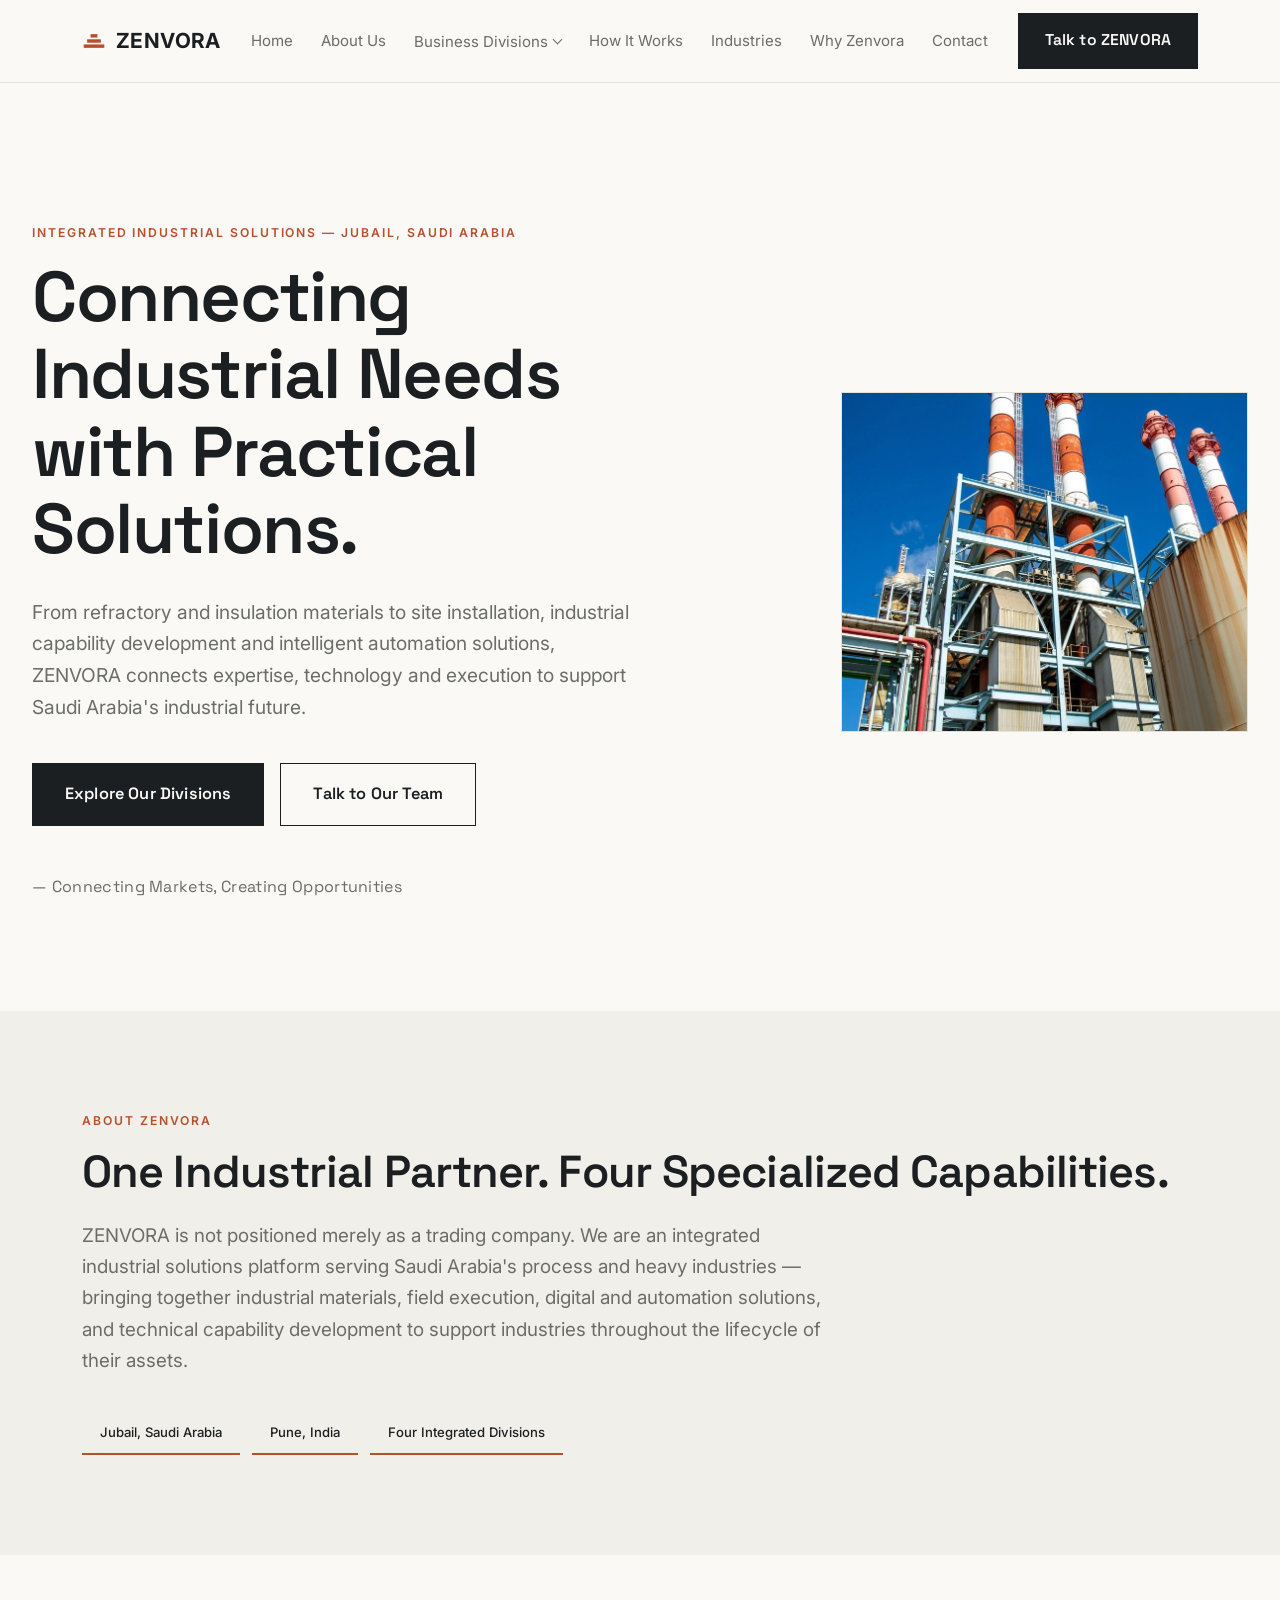
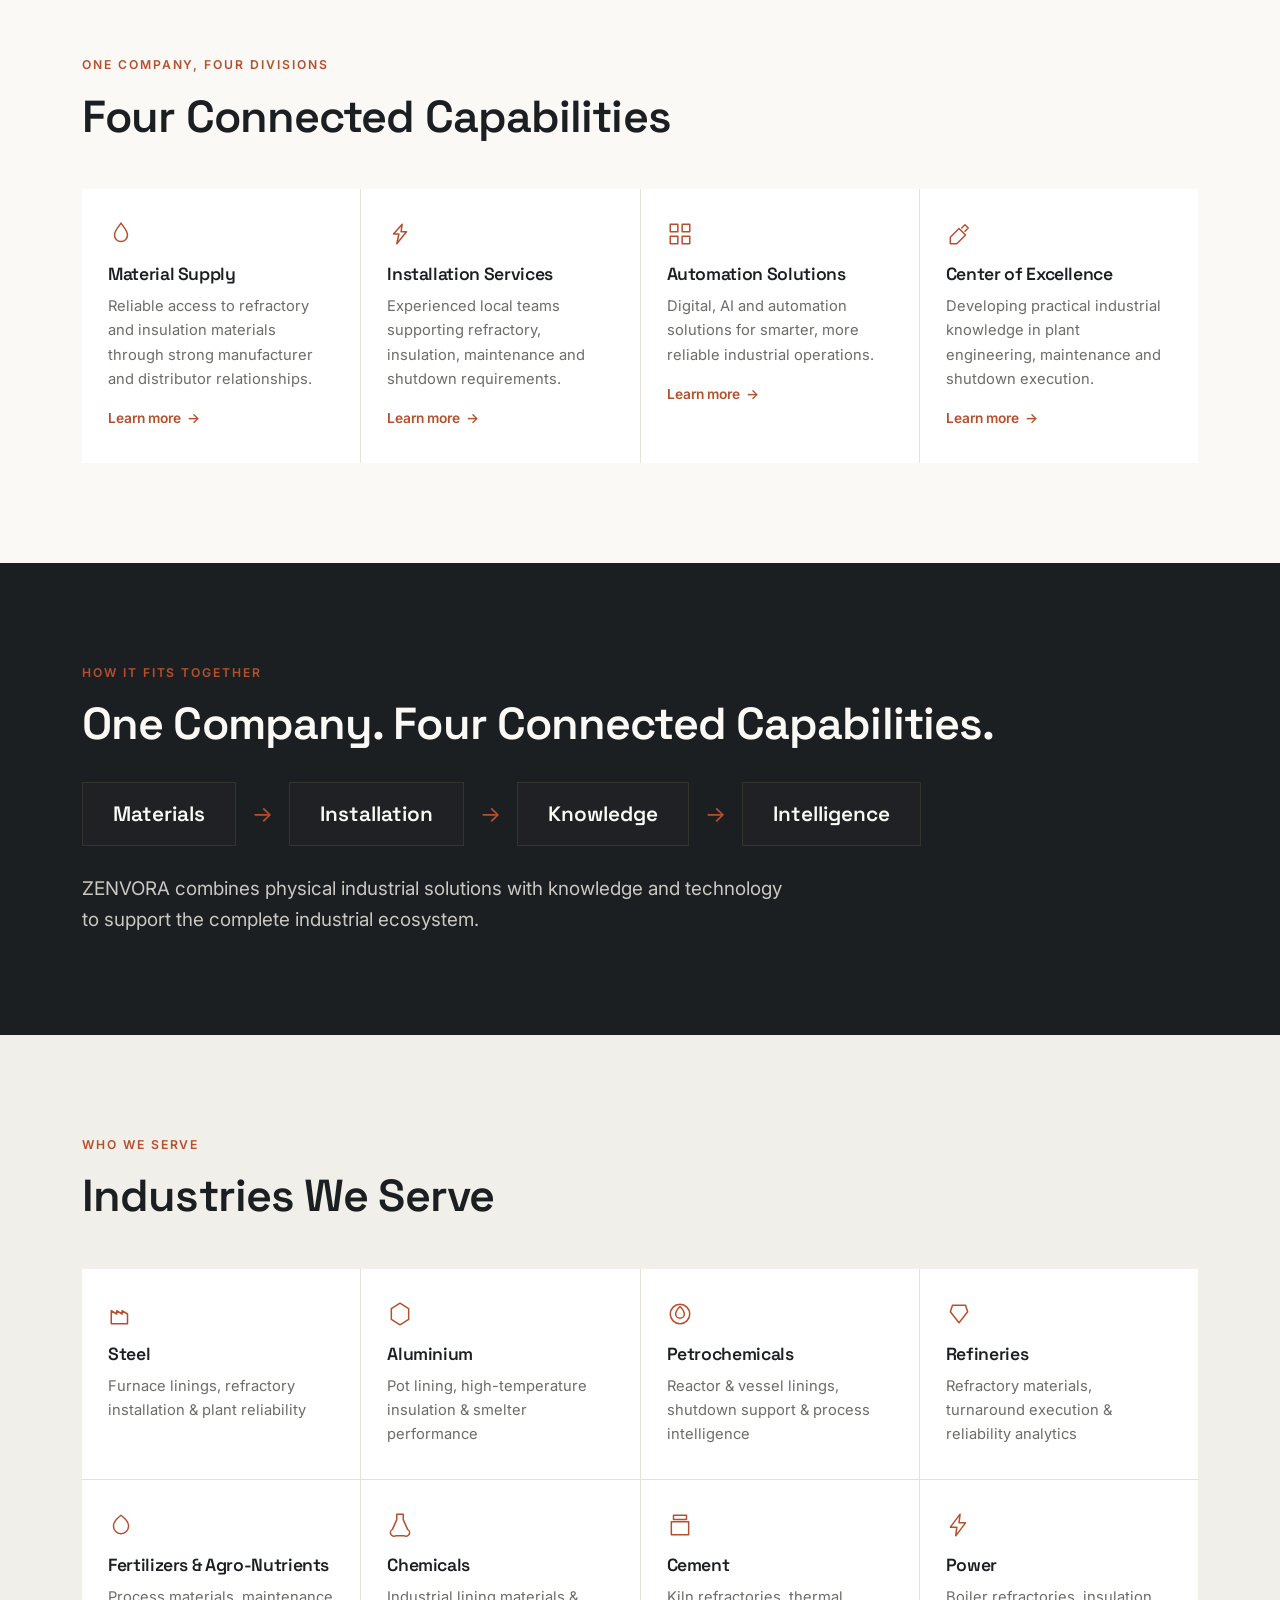
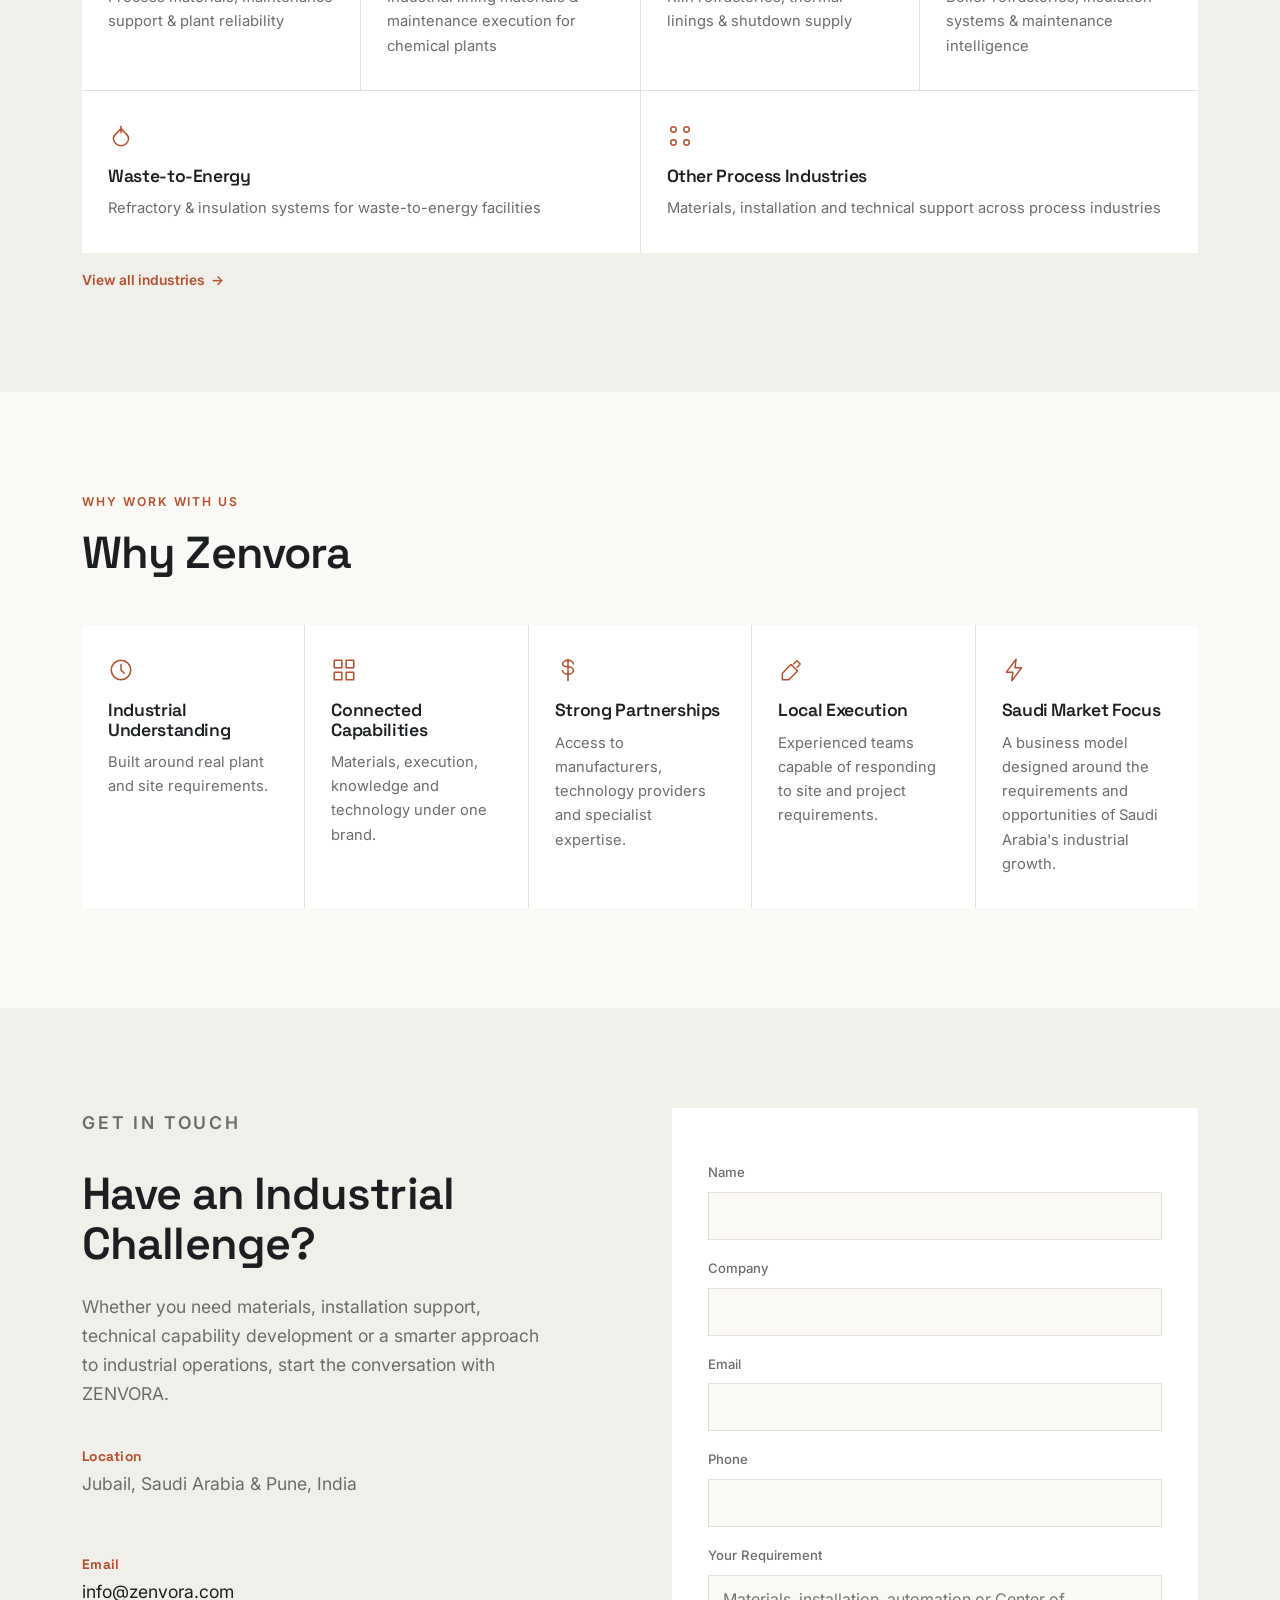
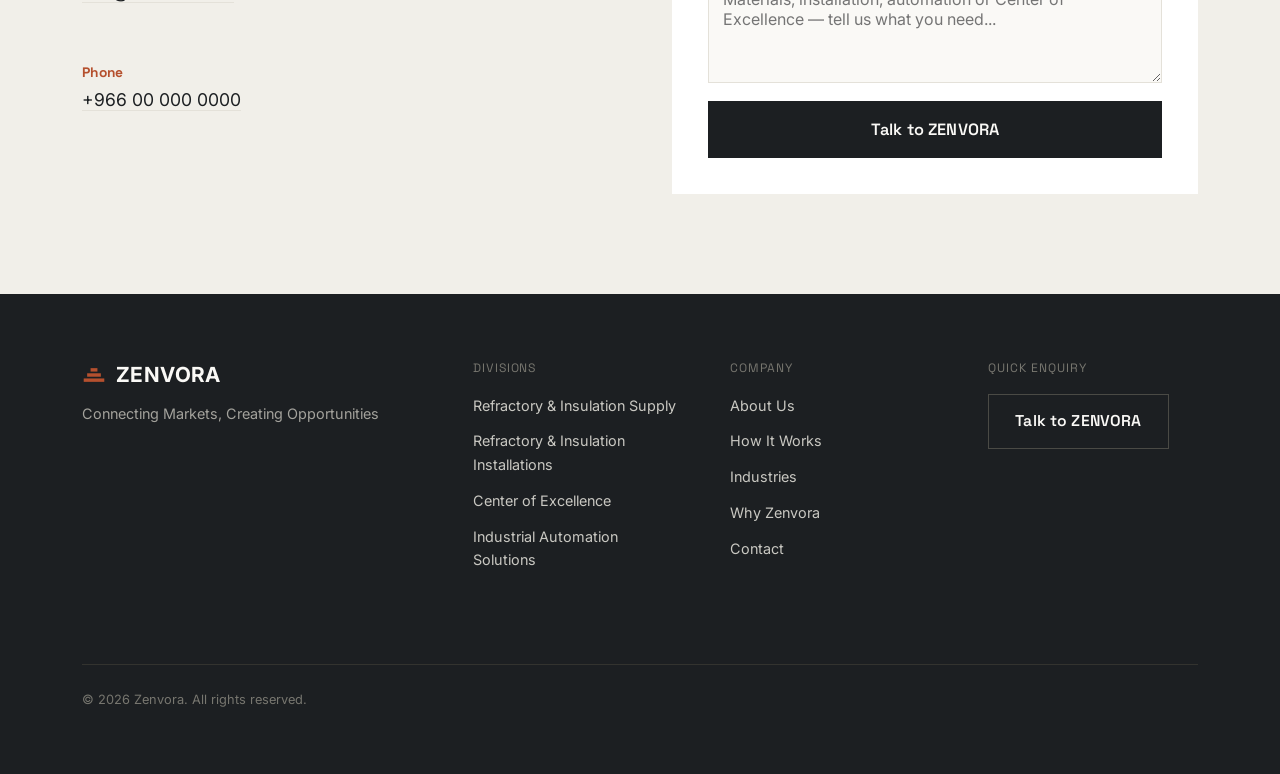
<file: index.html>
<!DOCTYPE html>
<html lang="en">
<head>
<meta charset="UTF-8">
<meta name="viewport" content="width=device-width, initial-scale=1.0">
<title>Zenvora — Integrated Industrial Solutions | Jubail, Saudi Arabia</title>
<meta name="description" content="ZENVORA connects industrial materials, field execution, automation and technical capability development to support Saudi Arabia's steel, petrochemical, refining, fertilizer and process industries.">
<meta name="theme-color" content="#b5502e">
<link rel="canonical" href="https://zenvora.bastamasta.dev/">
<meta property="og:type" content="website">
<meta property="og:site_name" content="ZENVORA">
<meta property="og:title" content="Zenvora — Integrated Industrial Solutions | Jubail, Saudi Arabia">
<meta property="og:description" content="ZENVORA connects industrial materials, field execution, automation and technical capability development to support Saudi Arabia's steel, petrochemical, refining, fertilizer and process industries.">
<meta property="og:url" content="https://zenvora.bastamasta.dev/">
<meta property="og:image" content="https://zenvora.bastamasta.dev/og-image.jpg">
<meta name="twitter:card" content="summary_large_image">
<meta name="twitter:title" content="Zenvora — Integrated Industrial Solutions | Jubail, Saudi Arabia">
<meta name="twitter:description" content="ZENVORA connects industrial materials, field execution, automation and technical capability development to support Saudi Arabia's steel, petrochemical, refining, fertilizer and process industries.">
<meta name="twitter:image" content="https://zenvora.bastamasta.dev/og-image.jpg">
<link rel="icon" type="image/svg+xml" href="favicon.svg">
<link rel="icon" type="image/png" sizes="32x32" href="favicon-32.png">
<link rel="icon" type="image/png" sizes="16x16" href="favicon-16.png">
<link rel="apple-touch-icon" href="apple-touch-icon.png">
<link rel="preconnect" href="https://fonts.googleapis.com">
<link rel="preconnect" href="https://fonts.gstatic.com" crossorigin>
<link href="https://fonts.googleapis.com/css2?family=Space+Grotesk:wght@500;600;700&family=Inter:wght@400;500;600&display=swap" rel="stylesheet">
<link rel="stylesheet" href="styles.css">
<link rel="preload" as="image" href="images/hero-refinery.jpg">
</head>
<body>

<div id="top" aria-hidden="true"></div>
<header class="site-header">
  <div class="wrap header-inner">
    <a href="#top" class="logo" aria-label="Zenvora home">
      <svg class="logo-mark" viewBox="0 0 28 28" aria-hidden="true"><rect x="2" y="18" width="24" height="4"/><rect x="6" y="12" width="16" height="4"/><rect x="10" y="6" width="8" height="4"/></svg>
      <span>ZENVORA</span>
    </a>
    <nav class="main-nav" id="main-nav">
      <a href="#top">Home</a>
      <a href="#about">About Us</a>
      <div class="nav-dropdown">
        <button class="nav-dropdown-toggle" aria-expanded="false">Business Divisions</button>
        <div class="nav-dropdown-menu">
          <a href="supply.html">Refractory &amp; Insulation Supply</a>
          <a href="installation.html">Refractory &amp; Insulation Installations</a>
          <a href="automation.html">Industrial Automation Solutions</a>
          <a href="center-of-excellence.html">Center of Excellence</a>
        </div>
      </div>
      <a href="#ecosystem">How It Works</a>
      <a href="#industries">Industries</a>
      <a href="#why">Why Zenvora</a>
      <a href="#contact">Contact</a>
    </nav>
    <div class="header-actions">
      <a href="#contact" class="btn btn-primary">Talk to ZENVORA</a>
      <button class="nav-toggle" id="nav-toggle" aria-label="Toggle navigation" aria-expanded="false" aria-controls="main-nav">
        <span></span><span></span><span></span>
      </button>
    </div>
  </div>
</header>

<main>

  <section id="hero" class="hero">
    <div class="wrap hero-inner">
      <div class="hero-content">
        <p class="eyebrow">Integrated Industrial Solutions — Jubail, Saudi Arabia</p>
        <h1>Connecting Industrial Needs with Practical Solutions.</h1>
        <p class="hero-sub">From refractory and insulation materials to site installation, industrial capability development and intelligent automation solutions, ZENVORA connects expertise, technology and execution to support Saudi Arabia's industrial future.</p>
        <div class="hero-actions">
          <a href="#divisions" class="btn btn-primary btn-lg">Explore Our Divisions</a>
          <a href="#contact" class="btn btn-ghost btn-lg">Talk to Our Team</a>
        </div>
        <p class="hero-tagline">Connecting Markets, Creating Opportunities</p>
      </div>
      <div class="hero-media">
        <img src="images/hero-refinery.jpg" alt="Industrial refinery infrastructure representative of Saudi Arabia's process industries" width="1024" height="683" loading="eager">
      </div>
    </div>
  </section>

  <section id="about" class="glance">
    <div class="wrap">
      <span class="section-index" data-index="02"></span>
      <p class="eyebrow">About Zenvora</p>
      <h2>One Industrial Partner. Four Specialized Capabilities.</h2>
      <p class="lead">ZENVORA is not positioned merely as a trading company. We are an integrated industrial solutions platform serving Saudi Arabia's process and heavy industries — bringing together industrial materials, field execution, digital and automation solutions, and technical capability development to support industries throughout the lifecycle of their assets.</p>
      <div class="badge-row">
        <span class="badge">Jubail, Saudi Arabia</span>
        <span class="badge">Pune, India</span>
        <span class="badge">Four Integrated Divisions</span>
      </div>
    </div>
  </section>

  <section id="divisions" class="products">
    <div class="wrap">
      <span class="section-index" data-index="03"></span>
      <p class="eyebrow">One Company, Four Divisions</p>
      <h2>Four Connected Capabilities</h2>
      <div class="grid grid-4">
        <a class="card" id="supply" href="supply.html">
          <svg class="icon" viewBox="0 0 24 24" aria-hidden="true"><path d="M12 2c2 3 6 7 6 11a6 6 0 1 1-12 0c0-4 4-8 6-11z"/></svg>
          <h3>Material Supply</h3>
          <p>Reliable access to refractory and insulation materials through strong manufacturer and distributor relationships.</p>
          <span class="card-link">Learn more</span>
        </a>
        <a class="card" id="installation" href="installation.html">
          <svg class="icon" viewBox="0 0 24 24" aria-hidden="true"><path d="M14 3l-8 9h5l-2 9 9-11h-5z"/></svg>
          <h3>Installation Services</h3>
          <p>Experienced local teams supporting refractory, insulation, maintenance and shutdown requirements.</p>
          <span class="card-link">Learn more</span>
        </a>
        <a class="card" id="automation" href="automation.html">
          <svg class="icon" viewBox="0 0 24 24" aria-hidden="true"><rect x="3" y="3" width="7" height="7"/><rect x="14" y="3" width="7" height="7"/><rect x="3" y="14" width="7" height="7"/><rect x="14" y="14" width="7" height="7"/></svg>
          <h3>Automation Solutions</h3>
          <p>Digital, AI and automation solutions for smarter, more reliable industrial operations.</p>
          <span class="card-link">Learn more</span>
        </a>
        <a class="card" id="coe" href="center-of-excellence.html">
          <svg class="icon" viewBox="0 0 24 24" aria-hidden="true"><path d="M4 21v-6l8-8 6 6-8 8H4z"/><path d="M14.5 6.5l3-3 3 3-3 3"/></svg>
          <h3>Center of Excellence</h3>
          <p>Developing practical industrial knowledge in plant engineering, maintenance and shutdown execution.</p>
          <span class="card-link">Learn more</span>
        </a>
      </div>
    </div>
  </section>

  <section id="ecosystem" class="ecosystem">
    <div class="wrap">
      <span class="section-index" data-index="04"></span>
      <p class="eyebrow">How It Fits Together</p>
      <h2>One Company. Four Connected Capabilities.</h2>
      <ol class="capability-flow">
        <li><span class="step">Materials</span></li>
        <li class="arrow" aria-hidden="true">→</li>
        <li><span class="step">Installation</span></li>
        <li class="arrow" aria-hidden="true">→</li>
        <li><span class="step">Knowledge</span></li>
        <li class="arrow" aria-hidden="true">→</li>
        <li><span class="step">Intelligence</span></li>
      </ol>
      <p class="lead ecosystem-statement">ZENVORA combines physical industrial solutions with knowledge and technology to support the complete industrial ecosystem.</p>
    </div>
  </section>

  <section id="industries" class="industries">
    <div class="wrap">
      <span class="section-index" data-index="05"></span>
      <p class="eyebrow">Who We Serve</p>
      <h2>Industries We Serve</h2>
      <div class="grid grid-industries">
        <a class="industry" href="industries.html"><svg class="icon" viewBox="0 0 24 24" aria-hidden="true"><path d="M3 21V9l5 3V9l5 3V9l5 3v9H3z"/></svg><h3>Steel</h3><p>Furnace linings, refractory installation &amp; plant reliability</p></a>
        <a class="industry" href="industries.html"><svg class="icon" viewBox="0 0 24 24" aria-hidden="true"><path d="M12 2 4 7v10l8 5 8-5V7z"/></svg><h3>Aluminium</h3><p>Pot lining, high-temperature insulation &amp; smelter performance</p></a>
        <a class="industry" href="industries.html"><svg class="icon" viewBox="0 0 24 24" aria-hidden="true"><circle cx="12" cy="12" r="9"/><path d="M8 12c0-3 2-5 4-7 2 2 4 4 4 7a4 4 0 0 1-8 0z"/></svg><h3>Petrochemicals</h3><p>Reactor &amp; vessel linings, shutdown support &amp; process intelligence</p></a>
        <a class="industry" href="industries.html"><svg class="icon" viewBox="0 0 24 24" aria-hidden="true"><path d="M6 4h12l2 6-8 10-8-10z"/></svg><h3>Refineries</h3><p>Refractory materials, turnaround execution &amp; reliability analytics</p></a>
        <a class="industry" href="industries.html"><svg class="icon" viewBox="0 0 24 24" aria-hidden="true"><path d="M12 3c4 3 7 6 7 10a7 7 0 1 1-14 0c0-4 3-7 7-10z"/></svg><h3>Fertilizers &amp; Agro-Nutrients</h3><p>Process materials, maintenance support &amp; plant reliability</p></a>
        <a class="industry" href="industries.html"><svg class="icon" viewBox="0 0 24 24" aria-hidden="true"><path d="M9 2h6v5l4 9a3 3 0 0 1-3 6H8a3 3 0 0 1-3-6l4-9z"/></svg><h3>Chemicals</h3><p>Industrial lining materials &amp; maintenance execution for chemical plants</p></a>
        <a class="industry" href="industries.html"><svg class="icon" viewBox="0 0 24 24" aria-hidden="true"><path d="M6 3h12v4H6zM4 9h16v12H4z"/></svg><h3>Cement</h3><p>Kiln refractories, thermal linings &amp; shutdown supply</p></a>
        <a class="industry" href="industries.html"><svg class="icon" viewBox="0 0 24 24" aria-hidden="true"><path d="M13 2 4 14h6l-1 8 9-12h-6l1-8z"/></svg><h3>Power</h3><p>Boiler refractories, insulation systems &amp; maintenance intelligence</p></a>
        <a class="industry" href="industries.html"><svg class="icon" viewBox="0 0 24 24" aria-hidden="true"><path d="M12 3v6M12 21a7 7 0 0 0 7-7c0-3-3-4-7-9-4 5-7 6-7 9a7 7 0 0 0 7 7z"/></svg><h3>Waste-to-Energy</h3><p>Refractory &amp; insulation systems for waste-to-energy facilities</p></a>
        <a class="industry" href="industries.html"><svg class="icon" viewBox="0 0 24 24" aria-hidden="true"><circle cx="6" cy="6" r="2.5"/><circle cx="18" cy="6" r="2.5"/><circle cx="6" cy="18" r="2.5"/><circle cx="18" cy="18" r="2.5"/></svg><h3>Other Process Industries</h3><p>Materials, installation and technical support across process industries</p></a>
      </div>
      <a href="industries.html" class="card-link">View all industries</a>
    </div>
  </section>

  <section id="why" class="why">
    <div class="wrap">
      <span class="section-index" data-index="06"></span>
      <p class="eyebrow">Why Work With Us</p>
      <h2>Why Zenvora</h2>
      <div class="grid grid-5">
        <article class="value">
          <svg class="icon" viewBox="0 0 24 24" aria-hidden="true"><circle cx="12" cy="12" r="9"/><path d="M12 7v5l3 3"/></svg>
          <h3>Industrial Understanding</h3>
          <p>Built around real plant and site requirements.</p>
        </article>
        <article class="value">
          <svg class="icon" viewBox="0 0 24 24" aria-hidden="true"><rect x="3" y="3" width="7" height="7"/><rect x="14" y="3" width="7" height="7"/><rect x="3" y="14" width="7" height="7"/><rect x="14" y="14" width="7" height="7"/></svg>
          <h3>Connected Capabilities</h3>
          <p>Materials, execution, knowledge and technology under one brand.</p>
        </article>
        <article class="value">
          <svg class="icon" viewBox="0 0 24 24" aria-hidden="true"><path d="M12 2v20M17 6.5c0-2-2.2-3.5-5-3.5S7 4.5 7 6.5 9.2 9 12 9s5 1.6 5 3.5-2.2 3.5-5 3.5-5-1.5-5-3.5"/></svg>
          <h3>Strong Partnerships</h3>
          <p>Access to manufacturers, technology providers and specialist expertise.</p>
        </article>
        <article class="value">
          <svg class="icon" viewBox="0 0 24 24" aria-hidden="true"><path d="M4 21v-6l8-8 6 6-8 8H4z"/><path d="M14.5 6.5l3-3 3 3-3 3"/></svg>
          <h3>Local Execution</h3>
          <p>Experienced teams capable of responding to site and project requirements.</p>
        </article>
        <article class="value">
          <svg class="icon" viewBox="0 0 24 24" aria-hidden="true"><path d="M13 2 4 14h6l-1 8 9-12h-6l1-8z"/></svg>
          <h3>Saudi Market Focus</h3>
          <p>A business model designed around the requirements and opportunities of Saudi Arabia's industrial growth.</p>
        </article>
      </div>
    </div>
  </section>

  <section id="contact" class="cta-contact">
    <div class="wrap cta-inner">
      <div class="cta-text">
        <span class="section-index" data-index="07"></span>
        <p class="eyebrow">Get In Touch</p>
        <h2>Have an Industrial Challenge?</h2>
        <p>Whether you need materials, installation support, technical capability development or a smarter approach to industrial operations, start the conversation with ZENVORA.</p>
        <div class="contact-details">
          <p><strong>Location</strong><br>Jubail, Saudi Arabia &amp; Pune, India</p>
          <p><strong>Email</strong><br><a href="mailto:info@zenvora.com">info@zenvora.com</a></p>
          <p><strong>Phone</strong><br><a href="tel:+966000000000">+966 00 000 0000</a></p>
        </div>
      </div>
      <form class="quote-form" id="quote-form">
        <div class="form-status" id="form-status" role="status" aria-live="polite"></div>
        <label>Name<input type="text" name="name" required></label>
        <label>Company<input type="text" name="company"></label>
        <label>Email<input type="email" name="email" required></label>
        <label>Phone<input type="tel" name="phone"></label>
        <label>Your Requirement<textarea name="message" rows="4" required placeholder="Materials, installation, automation or Center of Excellence — tell us what you need..."></textarea></label>
        <button type="submit" class="btn btn-primary btn-lg">Talk to ZENVORA</button>
      </form>
    </div>
  </section>

</main>

<footer class="site-footer">
  <div class="wrap footer-inner">
    <div class="footer-brand">
      <a href="#top" class="logo" aria-label="Zenvora home">
        <svg class="logo-mark" viewBox="0 0 28 28" aria-hidden="true"><rect x="2" y="18" width="24" height="4"/><rect x="6" y="12" width="16" height="4"/><rect x="10" y="6" width="8" height="4"/></svg>
        <span>ZENVORA</span>
      </a>
      <p>Connecting Markets, Creating Opportunities</p>
    </div>
    <div class="footer-cols">
      <div class="footer-col">
        <p class="footer-col-title">Divisions</p>
        <nav class="footer-nav">
          <a href="supply.html">Refractory &amp; Insulation Supply</a>
          <a href="installation.html">Refractory &amp; Insulation Installations</a>
          <a href="center-of-excellence.html">Center of Excellence</a>
          <a href="automation.html">Industrial Automation Solutions</a>
        </nav>
      </div>
      <div class="footer-col">
        <p class="footer-col-title">Company</p>
        <nav class="footer-nav">
          <a href="#about">About Us</a>
          <a href="#ecosystem">How It Works</a>
          <a href="industries.html">Industries</a>
          <a href="#why">Why Zenvora</a>
          <a href="#contact">Contact</a>
        </nav>
      </div>
      <div class="footer-col">
        <p class="footer-col-title">Quick Enquiry</p>
        <a href="#contact" class="btn btn-ghost footer-cta">Talk to ZENVORA</a>
      </div>
    </div>
    <p class="copyright">&copy; 2026 Zenvora. All rights reserved.</p>
  </div>
</footer>

<script src="script.js"></script>
</body>
</html>
</file>
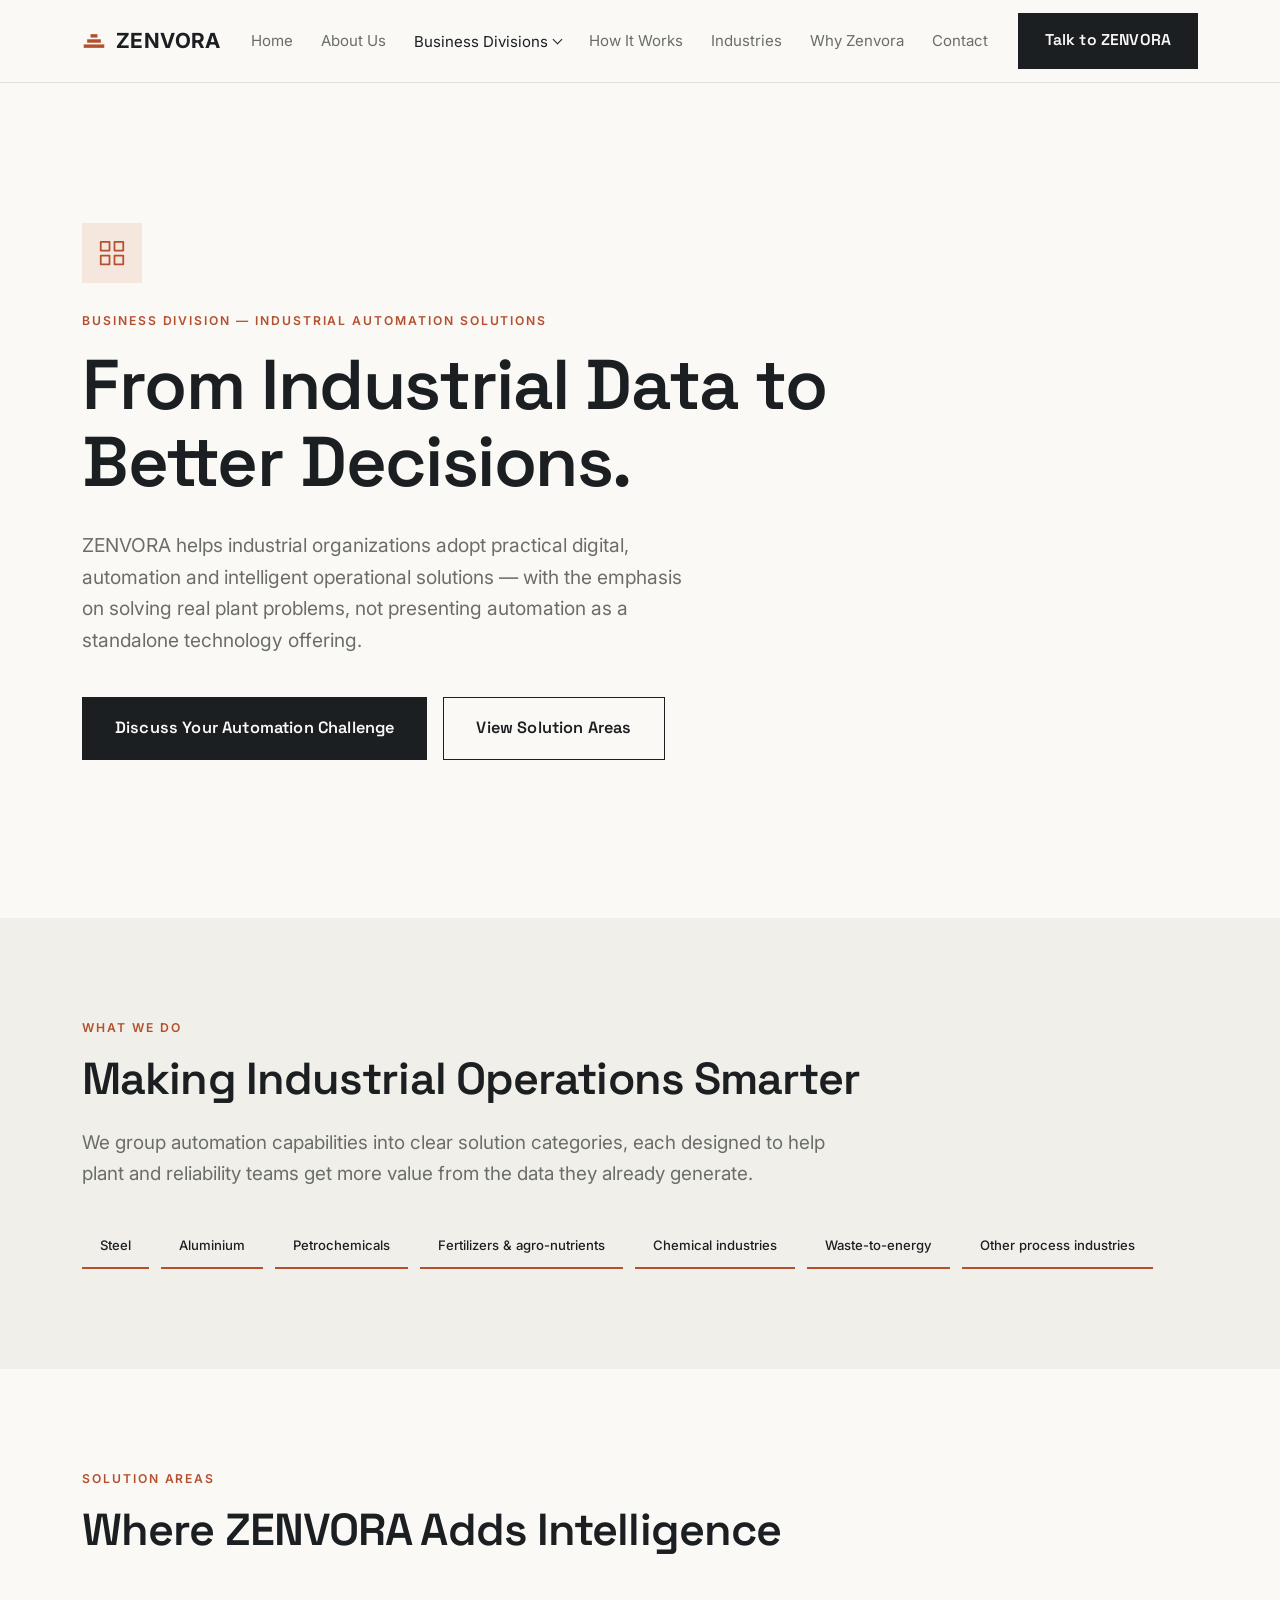
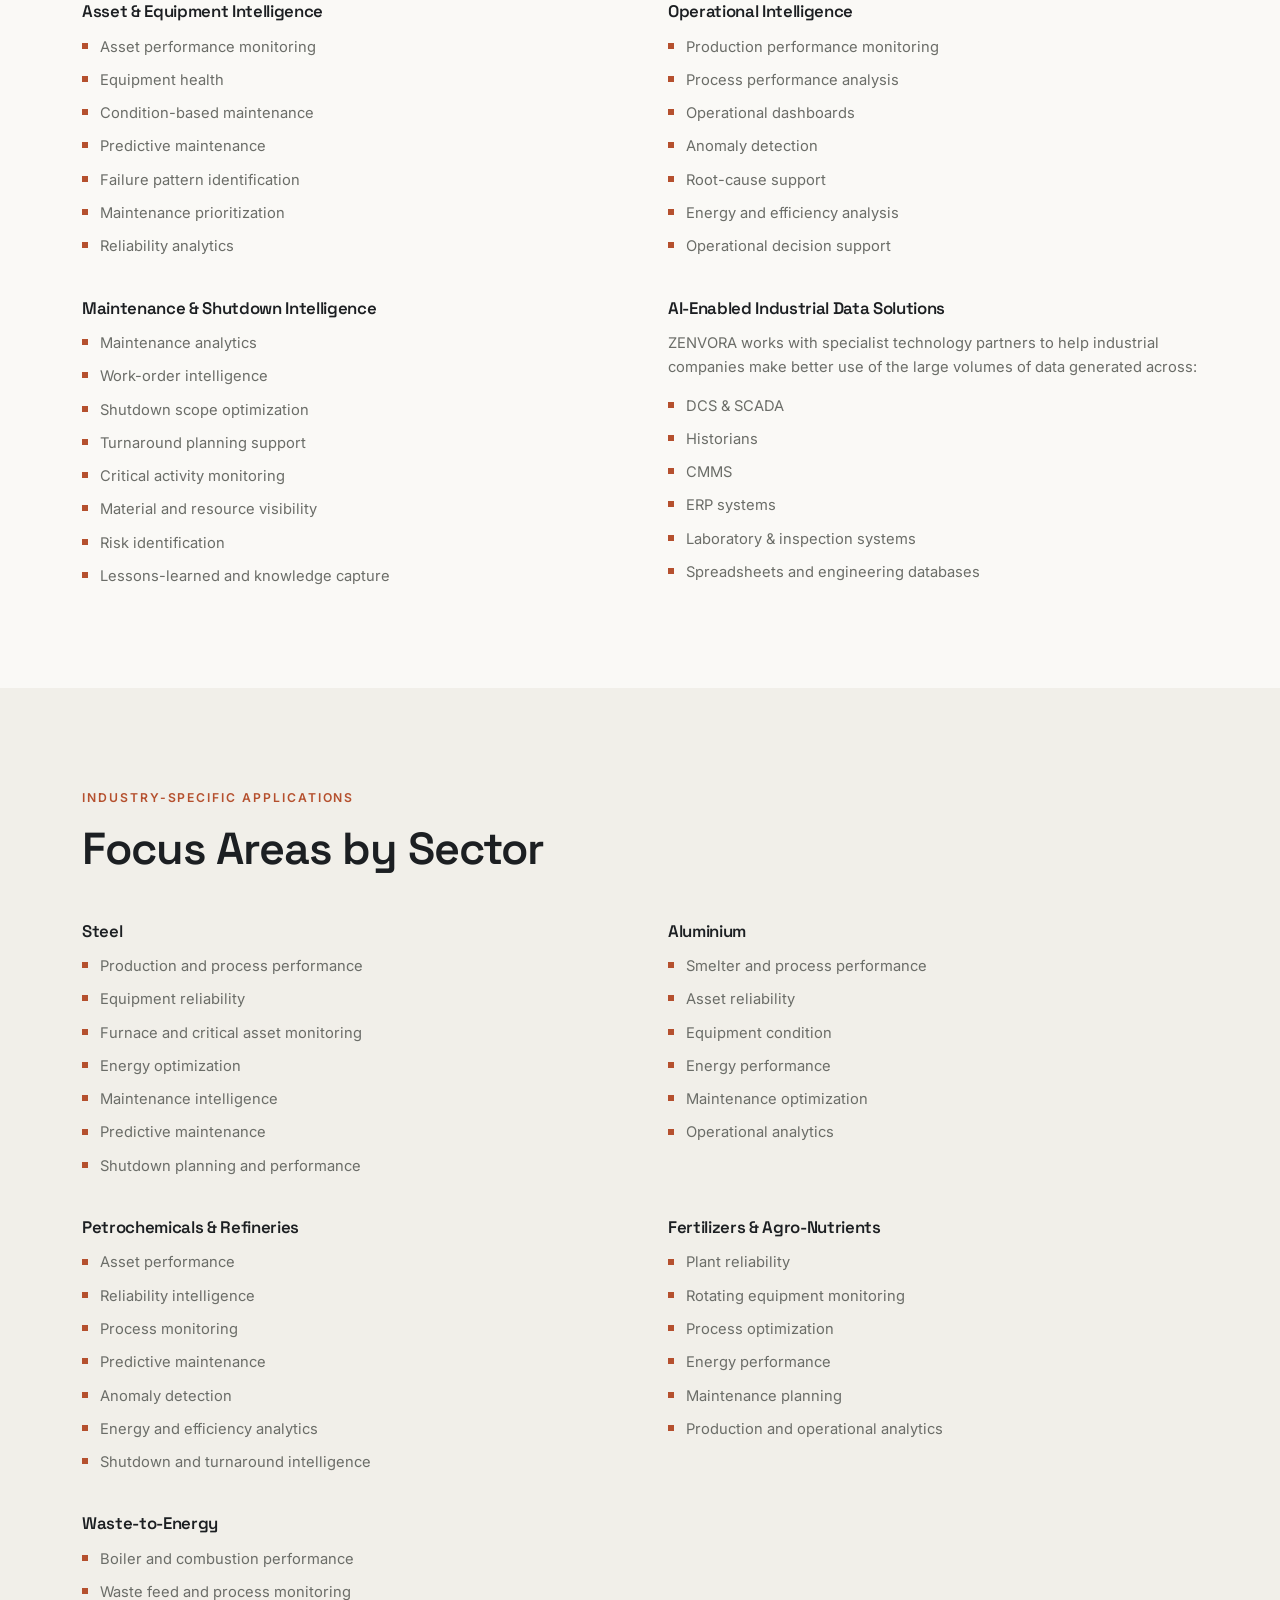
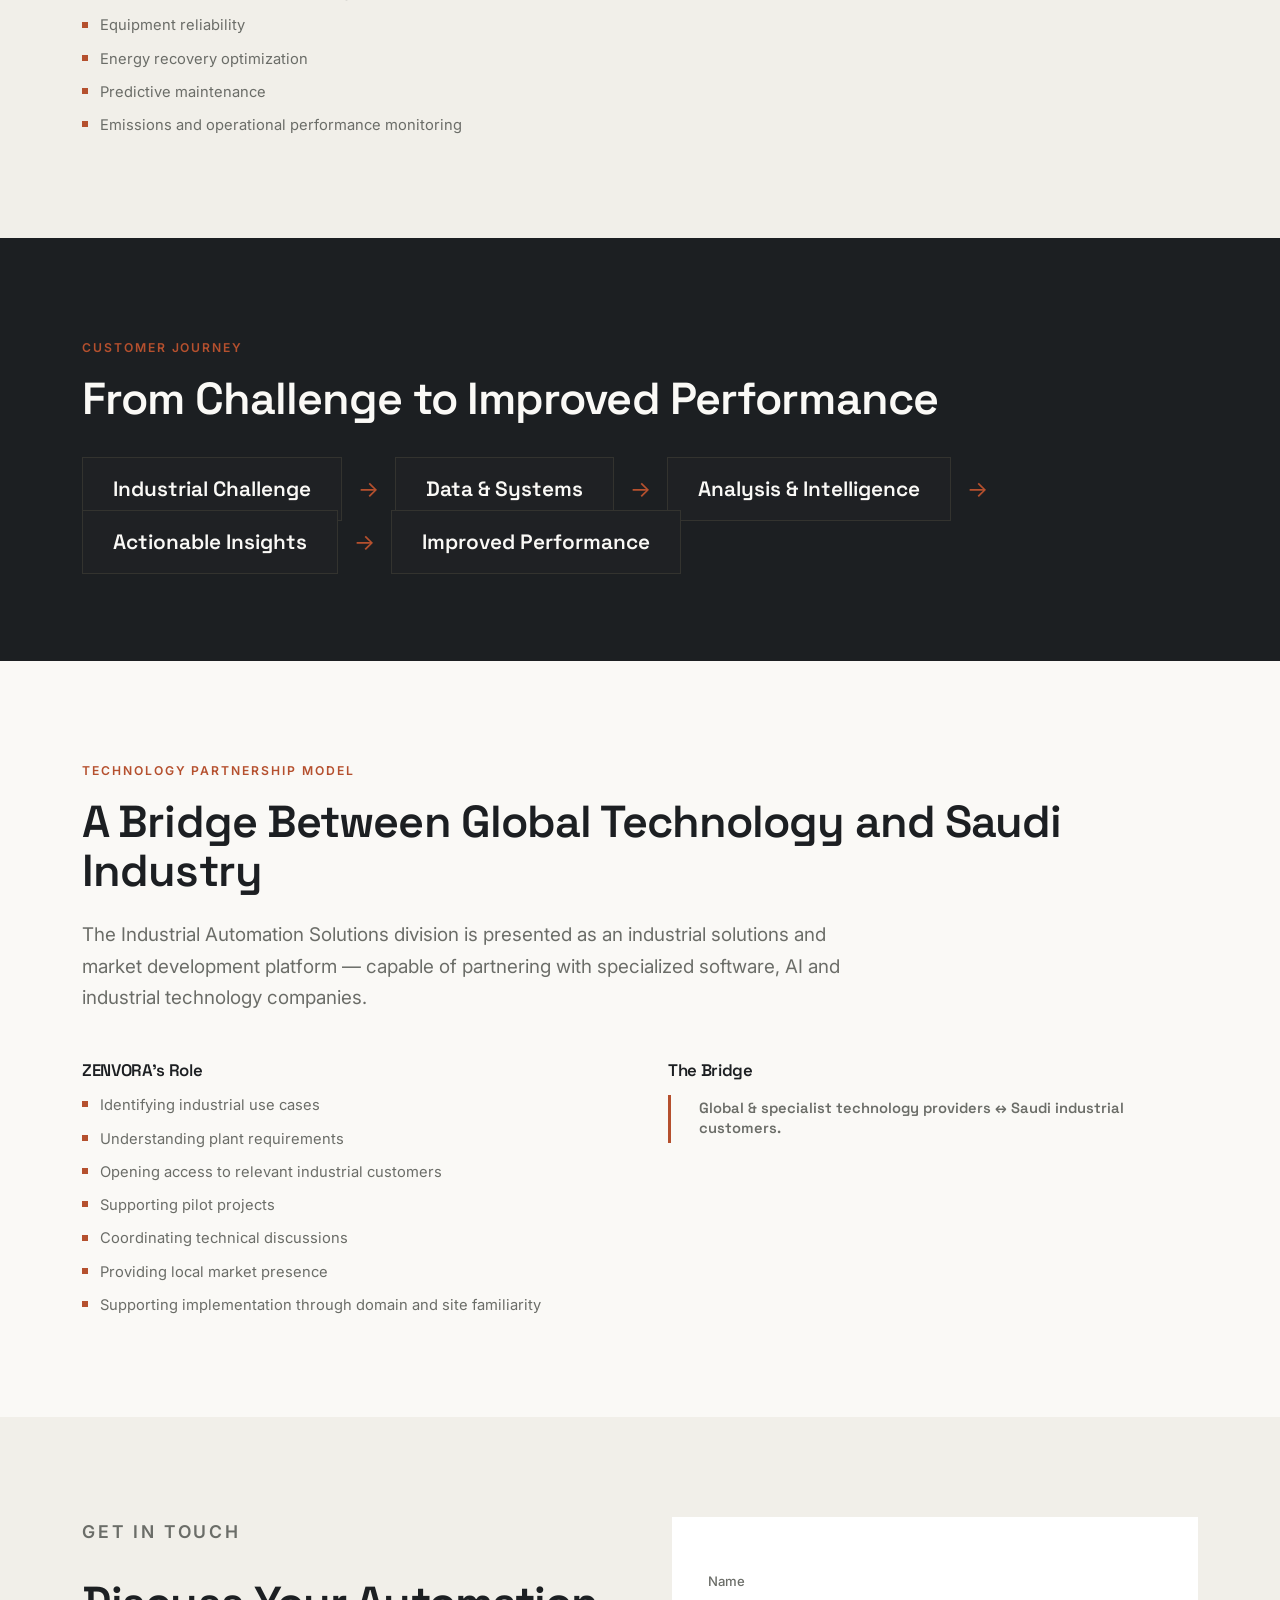
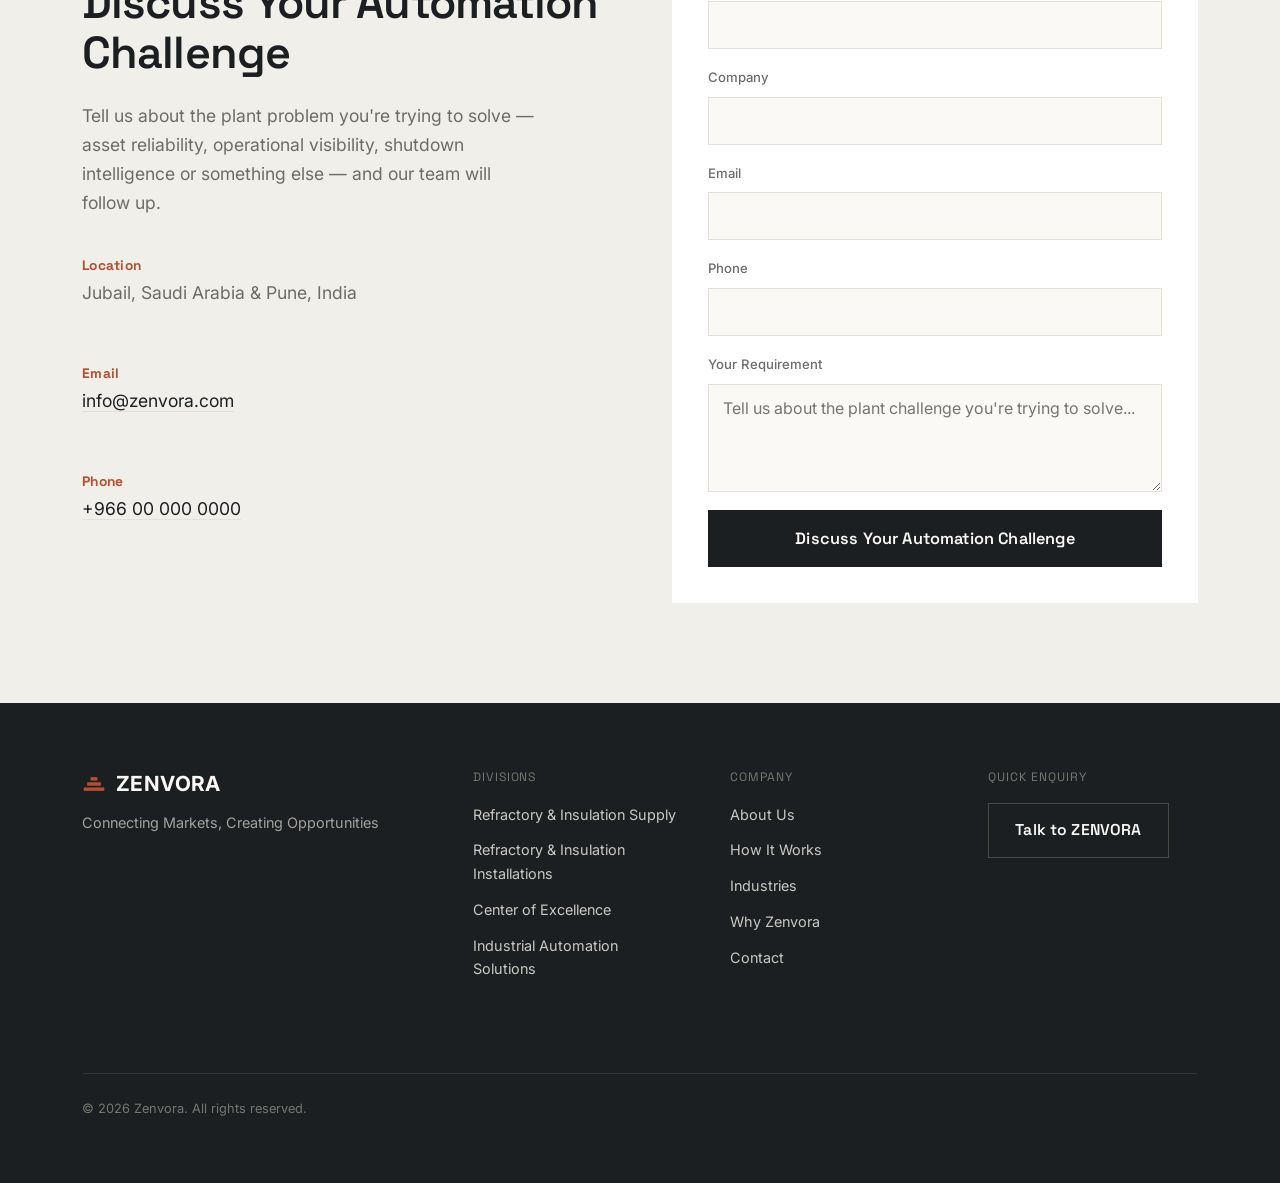
<file: automation.html>
<!DOCTYPE html>
<html lang="en">
<head>
<meta charset="UTF-8">
<meta name="viewport" content="width=device-width, initial-scale=1.0">
<title>Industrial Automation Solutions | ZENVORA</title>
<meta name="description" content="ZENVORA helps industrial organizations adopt practical digital, automation and intelligent operational solutions — solving real plant problems in Saudi Arabia's process and heavy industries.">
<meta name="theme-color" content="#b5502e">
<link rel="canonical" href="https://zenvora.bastamasta.dev/automation.html">
<meta property="og:type" content="website">
<meta property="og:site_name" content="ZENVORA">
<meta property="og:title" content="Industrial Automation Solutions | ZENVORA">
<meta property="og:description" content="ZENVORA helps industrial organizations adopt practical digital, automation and intelligent operational solutions — solving real plant problems in Saudi Arabia's process and heavy industries.">
<meta property="og:url" content="https://zenvora.bastamasta.dev/automation.html">
<meta property="og:image" content="https://zenvora.bastamasta.dev/og-image.jpg">
<meta name="twitter:card" content="summary_large_image">
<meta name="twitter:title" content="Industrial Automation Solutions | ZENVORA">
<meta name="twitter:description" content="ZENVORA helps industrial organizations adopt practical digital, automation and intelligent operational solutions — solving real plant problems in Saudi Arabia's process and heavy industries.">
<meta name="twitter:image" content="https://zenvora.bastamasta.dev/og-image.jpg">
<link rel="icon" type="image/svg+xml" href="favicon.svg">
<link rel="icon" type="image/png" sizes="32x32" href="favicon-32.png">
<link rel="icon" type="image/png" sizes="16x16" href="favicon-16.png">
<link rel="apple-touch-icon" href="apple-touch-icon.png">
<link rel="preconnect" href="https://fonts.googleapis.com">
<link rel="preconnect" href="https://fonts.gstatic.com" crossorigin>
<link href="https://fonts.googleapis.com/css2?family=Space+Grotesk:wght@500;600;700&family=Inter:wght@400;500;600&display=swap" rel="stylesheet">
<link rel="stylesheet" href="styles.css">
</head>
<body>

<div id="top" aria-hidden="true"></div>
<header class="site-header">
  <div class="wrap header-inner">
    <a href="index.html" class="logo" aria-label="Zenvora home">
      <svg class="logo-mark" viewBox="0 0 28 28" aria-hidden="true"><rect x="2" y="18" width="24" height="4"/><rect x="6" y="12" width="16" height="4"/><rect x="10" y="6" width="8" height="4"/></svg>
      <span>ZENVORA</span>
    </a>
    <nav class="main-nav" id="main-nav">
      <a href="index.html">Home</a>
      <a href="index.html#about">About Us</a>
      <div class="nav-dropdown current">
        <button class="nav-dropdown-toggle" aria-expanded="false">Business Divisions</button>
        <div class="nav-dropdown-menu">
          <a href="supply.html">Refractory &amp; Insulation Supply</a>
          <a href="installation.html">Refractory &amp; Insulation Installations</a>
          <a href="automation.html" aria-current="page">Industrial Automation Solutions</a>
          <a href="center-of-excellence.html">Center of Excellence</a>
        </div>
      </div>
      <a href="index.html#ecosystem">How It Works</a>
      <a href="industries.html">Industries</a>
      <a href="index.html#why">Why Zenvora</a>
      <a href="#enquiry">Contact</a>
    </nav>
    <div class="header-actions">
      <a href="#enquiry" class="btn btn-primary">Talk to ZENVORA</a>
      <button class="nav-toggle" id="nav-toggle" aria-label="Toggle navigation" aria-expanded="false" aria-controls="main-nav">
        <span></span><span></span><span></span>
      </button>
    </div>
  </div>
</header>

<main>

  <section class="hero hero-page">
    <div class="wrap">
      <div class="page-icon"><svg viewBox="0 0 24 24" aria-hidden="true"><rect x="3" y="3" width="7" height="7"/><rect x="14" y="3" width="7" height="7"/><rect x="3" y="14" width="7" height="7"/><rect x="14" y="14" width="7" height="7"/></svg></div>
      <p class="eyebrow">Business Division — Industrial Automation Solutions</p>
      <h1>From Industrial Data to Better Decisions.</h1>
      <p class="hero-sub">ZENVORA helps industrial organizations adopt practical digital, automation and intelligent operational solutions — with the emphasis on solving real plant problems, not presenting automation as a standalone technology offering.</p>
      <div class="hero-actions">
        <a href="#enquiry" class="btn btn-primary btn-lg">Discuss Your Automation Challenge</a>
        <a href="#solutions" class="btn btn-ghost btn-lg">View Solution Areas</a>
      </div>
    </div>
  </section>

  <section class="glance">
    <div class="wrap">
      <p class="eyebrow">What We Do</p>
      <h2>Making Industrial Operations Smarter</h2>
      <p class="lead">We group automation capabilities into clear solution categories, each designed to help plant and reliability teams get more value from the data they already generate.</p>
      <div class="badge-row">
        <span class="badge">Steel</span>
        <span class="badge">Aluminium</span>
        <span class="badge">Petrochemicals</span>
        <span class="badge">Fertilizers &amp; agro-nutrients</span>
        <span class="badge">Chemical industries</span>
        <span class="badge">Waste-to-energy</span>
        <span class="badge">Other process industries</span>
      </div>
    </div>
  </section>

  <section id="solutions">
    <div class="wrap">
      <p class="eyebrow">Solution Areas</p>
      <h2>Where ZENVORA Adds Intelligence</h2>
      <div class="offering-groups">
        <div class="offering-group">
          <h3>Asset &amp; Equipment Intelligence</h3>
          <ul>
            <li>Asset performance monitoring</li>
            <li>Equipment health</li>
            <li>Condition-based maintenance</li>
            <li>Predictive maintenance</li>
            <li>Failure pattern identification</li>
            <li>Maintenance prioritization</li>
            <li>Reliability analytics</li>
          </ul>
        </div>
        <div class="offering-group">
          <h3>Operational Intelligence</h3>
          <ul>
            <li>Production performance monitoring</li>
            <li>Process performance analysis</li>
            <li>Operational dashboards</li>
            <li>Anomaly detection</li>
            <li>Root-cause support</li>
            <li>Energy and efficiency analysis</li>
            <li>Operational decision support</li>
          </ul>
        </div>
        <div class="offering-group">
          <h3>Maintenance &amp; Shutdown Intelligence</h3>
          <ul>
            <li>Maintenance analytics</li>
            <li>Work-order intelligence</li>
            <li>Shutdown scope optimization</li>
            <li>Turnaround planning support</li>
            <li>Critical activity monitoring</li>
            <li>Material and resource visibility</li>
            <li>Risk identification</li>
            <li>Lessons-learned and knowledge capture</li>
          </ul>
        </div>
        <div class="offering-group">
          <h3>AI-Enabled Industrial Data Solutions</h3>
          <p>ZENVORA works with specialist technology partners to help industrial companies make better use of the large volumes of data generated across:</p>
          <ul>
            <li>DCS &amp; SCADA</li>
            <li>Historians</li>
            <li>CMMS</li>
            <li>ERP systems</li>
            <li>Laboratory &amp; inspection systems</li>
            <li>Spreadsheets and engineering databases</li>
          </ul>
        </div>
      </div>
    </div>
  </section>

  <section class="industries">
    <div class="wrap">
      <p class="eyebrow">Industry-Specific Applications</p>
      <h2>Focus Areas by Sector</h2>
      <div class="offering-groups">
        <div class="offering-group">
          <h3>Steel</h3>
          <ul>
            <li>Production and process performance</li>
            <li>Equipment reliability</li>
            <li>Furnace and critical asset monitoring</li>
            <li>Energy optimization</li>
            <li>Maintenance intelligence</li>
            <li>Predictive maintenance</li>
            <li>Shutdown planning and performance</li>
          </ul>
        </div>
        <div class="offering-group">
          <h3>Aluminium</h3>
          <ul>
            <li>Smelter and process performance</li>
            <li>Asset reliability</li>
            <li>Equipment condition</li>
            <li>Energy performance</li>
            <li>Maintenance optimization</li>
            <li>Operational analytics</li>
          </ul>
        </div>
        <div class="offering-group">
          <h3>Petrochemicals &amp; Refineries</h3>
          <ul>
            <li>Asset performance</li>
            <li>Reliability intelligence</li>
            <li>Process monitoring</li>
            <li>Predictive maintenance</li>
            <li>Anomaly detection</li>
            <li>Energy and efficiency analytics</li>
            <li>Shutdown and turnaround intelligence</li>
          </ul>
        </div>
        <div class="offering-group">
          <h3>Fertilizers &amp; Agro-Nutrients</h3>
          <ul>
            <li>Plant reliability</li>
            <li>Rotating equipment monitoring</li>
            <li>Process optimization</li>
            <li>Energy performance</li>
            <li>Maintenance planning</li>
            <li>Production and operational analytics</li>
          </ul>
        </div>
        <div class="offering-group">
          <h3>Waste-to-Energy</h3>
          <ul>
            <li>Boiler and combustion performance</li>
            <li>Waste feed and process monitoring</li>
            <li>Equipment reliability</li>
            <li>Energy recovery optimization</li>
            <li>Predictive maintenance</li>
            <li>Emissions and operational performance monitoring</li>
          </ul>
        </div>
      </div>
    </div>
  </section>

  <section class="ecosystem">
    <div class="wrap">
      <p class="eyebrow">Customer Journey</p>
      <h2>From Challenge to Improved Performance</h2>
      <ol class="capability-flow">
        <li><span class="step">Industrial Challenge</span></li>
        <li class="arrow" aria-hidden="true">→</li>
        <li><span class="step">Data &amp; Systems</span></li>
        <li class="arrow" aria-hidden="true">→</li>
        <li><span class="step">Analysis &amp; Intelligence</span></li>
        <li class="arrow" aria-hidden="true">→</li>
        <li><span class="step">Actionable Insights</span></li>
        <li class="arrow" aria-hidden="true">→</li>
        <li><span class="step">Improved Performance</span></li>
      </ol>
    </div>
  </section>

  <section>
    <div class="wrap">
      <p class="eyebrow">Technology Partnership Model</p>
      <h2>A Bridge Between Global Technology and Saudi Industry</h2>
      <p class="lead">The Industrial Automation Solutions division is presented as an industrial solutions and market development platform — capable of partnering with specialized software, AI and industrial technology companies.</p>
      <div class="offering-groups">
        <div class="offering-group">
          <h3>ZENVORA's Role</h3>
          <ul>
            <li>Identifying industrial use cases</li>
            <li>Understanding plant requirements</li>
            <li>Opening access to relevant industrial customers</li>
            <li>Supporting pilot projects</li>
            <li>Coordinating technical discussions</li>
            <li>Providing local market presence</li>
            <li>Supporting implementation through domain and site familiarity</li>
          </ul>
        </div>
        <div class="offering-group">
          <h3>The Bridge</h3>
          <p class="pullquote">Global &amp; specialist technology providers ↔ Saudi industrial customers.</p>
        </div>
      </div>
    </div>
  </section>

  <section id="enquiry" class="cta-contact">
    <div class="wrap cta-inner">
      <div class="cta-text">
        <p class="eyebrow">Get In Touch</p>
        <h2>Discuss Your Automation Challenge</h2>
        <p>Tell us about the plant problem you're trying to solve — asset reliability, operational visibility, shutdown intelligence or something else — and our team will follow up.</p>
        <div class="contact-details">
          <p><strong>Location</strong><br>Jubail, Saudi Arabia &amp; Pune, India</p>
          <p><strong>Email</strong><br><a href="mailto:info@zenvora.com">info@zenvora.com</a></p>
          <p><strong>Phone</strong><br><a href="tel:+966000000000">+966 00 000 0000</a></p>
        </div>
      </div>
      <form class="quote-form" id="quote-form">
        <div class="form-status" id="form-status" role="status" aria-live="polite"></div>
        <label>Name<input type="text" name="name" required></label>
        <label>Company<input type="text" name="company"></label>
        <label>Email<input type="email" name="email" required></label>
        <label>Phone<input type="tel" name="phone"></label>
        <label>Your Requirement<textarea name="message" rows="4" required placeholder="Tell us about the plant challenge you're trying to solve..."></textarea></label>
        <button type="submit" class="btn btn-primary btn-lg">Discuss Your Automation Challenge</button>
      </form>
    </div>
  </section>

</main>

<footer class="site-footer">
  <div class="wrap footer-inner">
    <div class="footer-brand">
      <a href="index.html" class="logo" aria-label="Zenvora home">
        <svg class="logo-mark" viewBox="0 0 28 28" aria-hidden="true"><rect x="2" y="18" width="24" height="4"/><rect x="6" y="12" width="16" height="4"/><rect x="10" y="6" width="8" height="4"/></svg>
        <span>ZENVORA</span>
      </a>
      <p>Connecting Markets, Creating Opportunities</p>
    </div>
    <div class="footer-cols">
      <div class="footer-col">
        <p class="footer-col-title">Divisions</p>
        <nav class="footer-nav">
          <a href="supply.html">Refractory &amp; Insulation Supply</a>
          <a href="installation.html">Refractory &amp; Insulation Installations</a>
          <a href="center-of-excellence.html">Center of Excellence</a>
          <a href="automation.html">Industrial Automation Solutions</a>
        </nav>
      </div>
      <div class="footer-col">
        <p class="footer-col-title">Company</p>
        <nav class="footer-nav">
          <a href="index.html#about">About Us</a>
          <a href="index.html#ecosystem">How It Works</a>
          <a href="industries.html">Industries</a>
          <a href="index.html#why">Why Zenvora</a>
          <a href="#enquiry">Contact</a>
        </nav>
      </div>
      <div class="footer-col">
        <p class="footer-col-title">Quick Enquiry</p>
        <a href="#enquiry" class="btn btn-ghost footer-cta">Talk to ZENVORA</a>
      </div>
    </div>
    <p class="copyright">&copy; 2026 Zenvora. All rights reserved.</p>
  </div>
</footer>

<script src="script.js"></script>
</body>
</html>
</file>
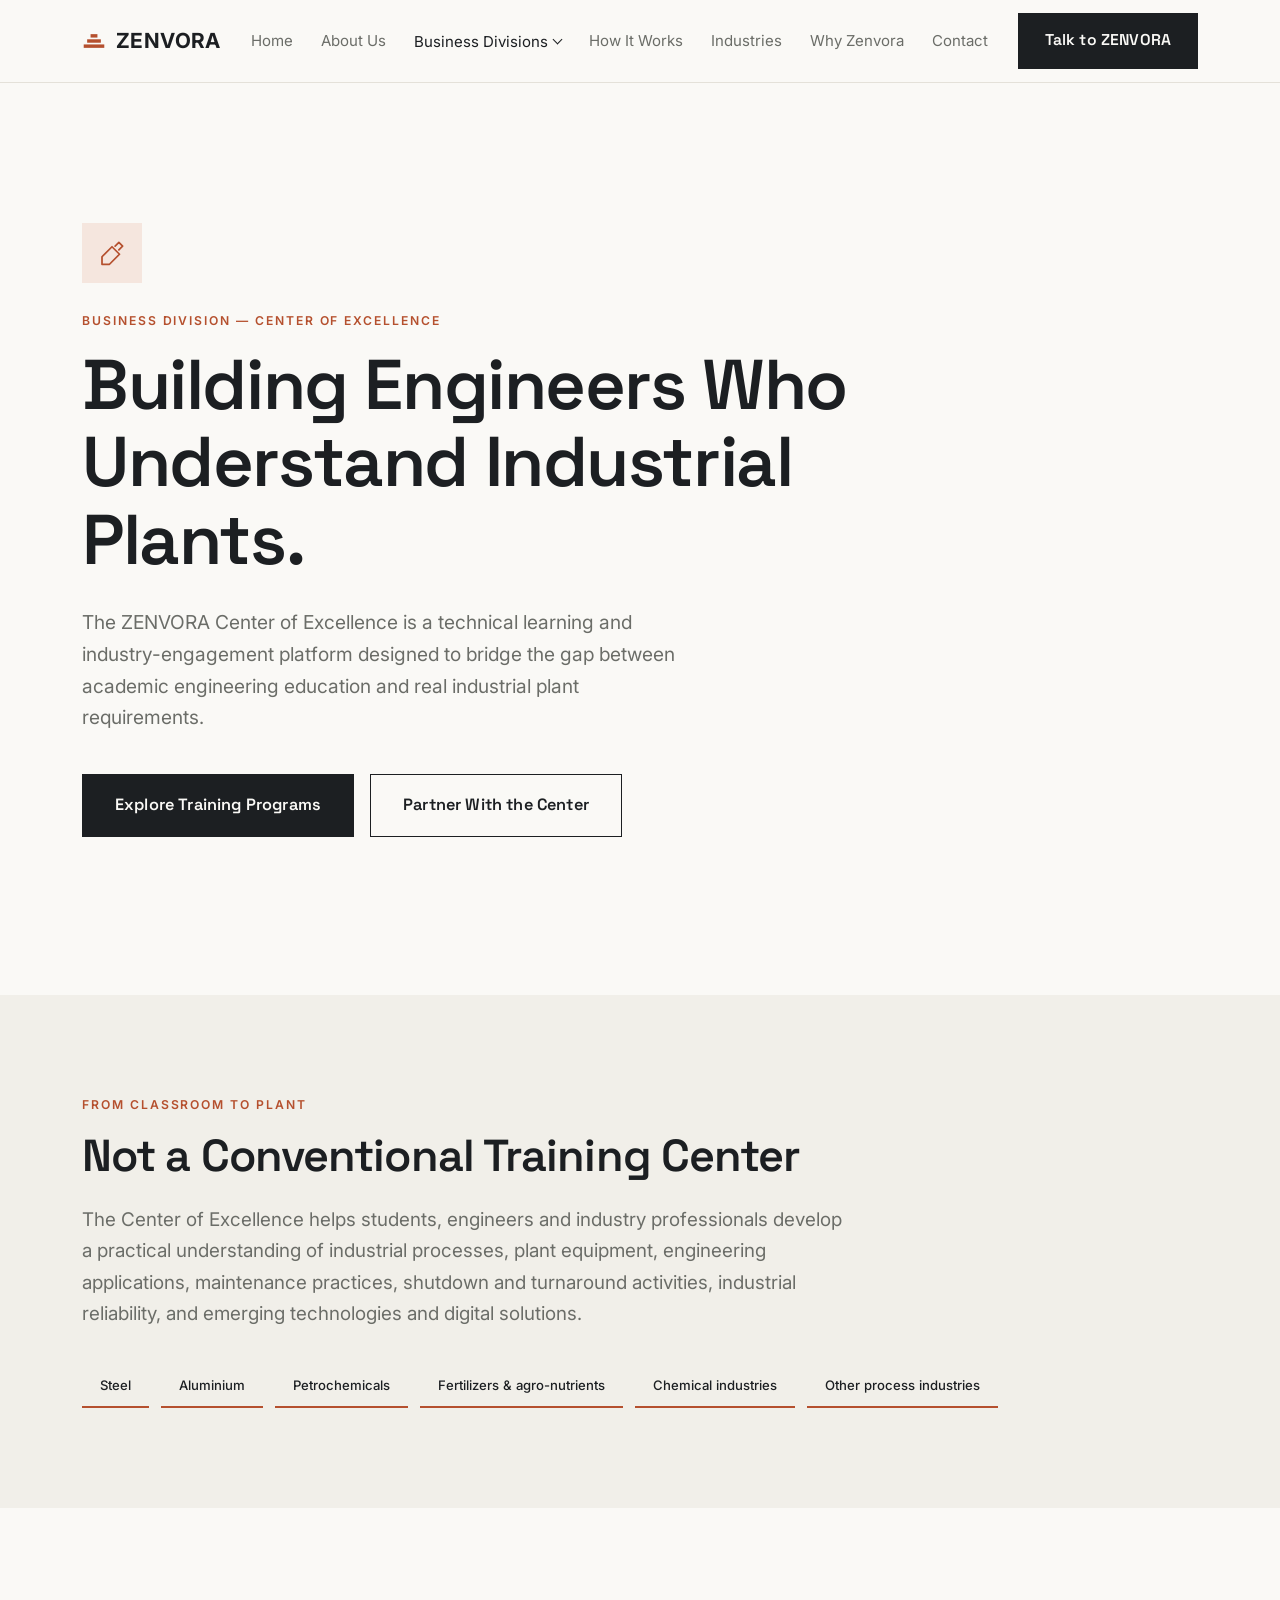
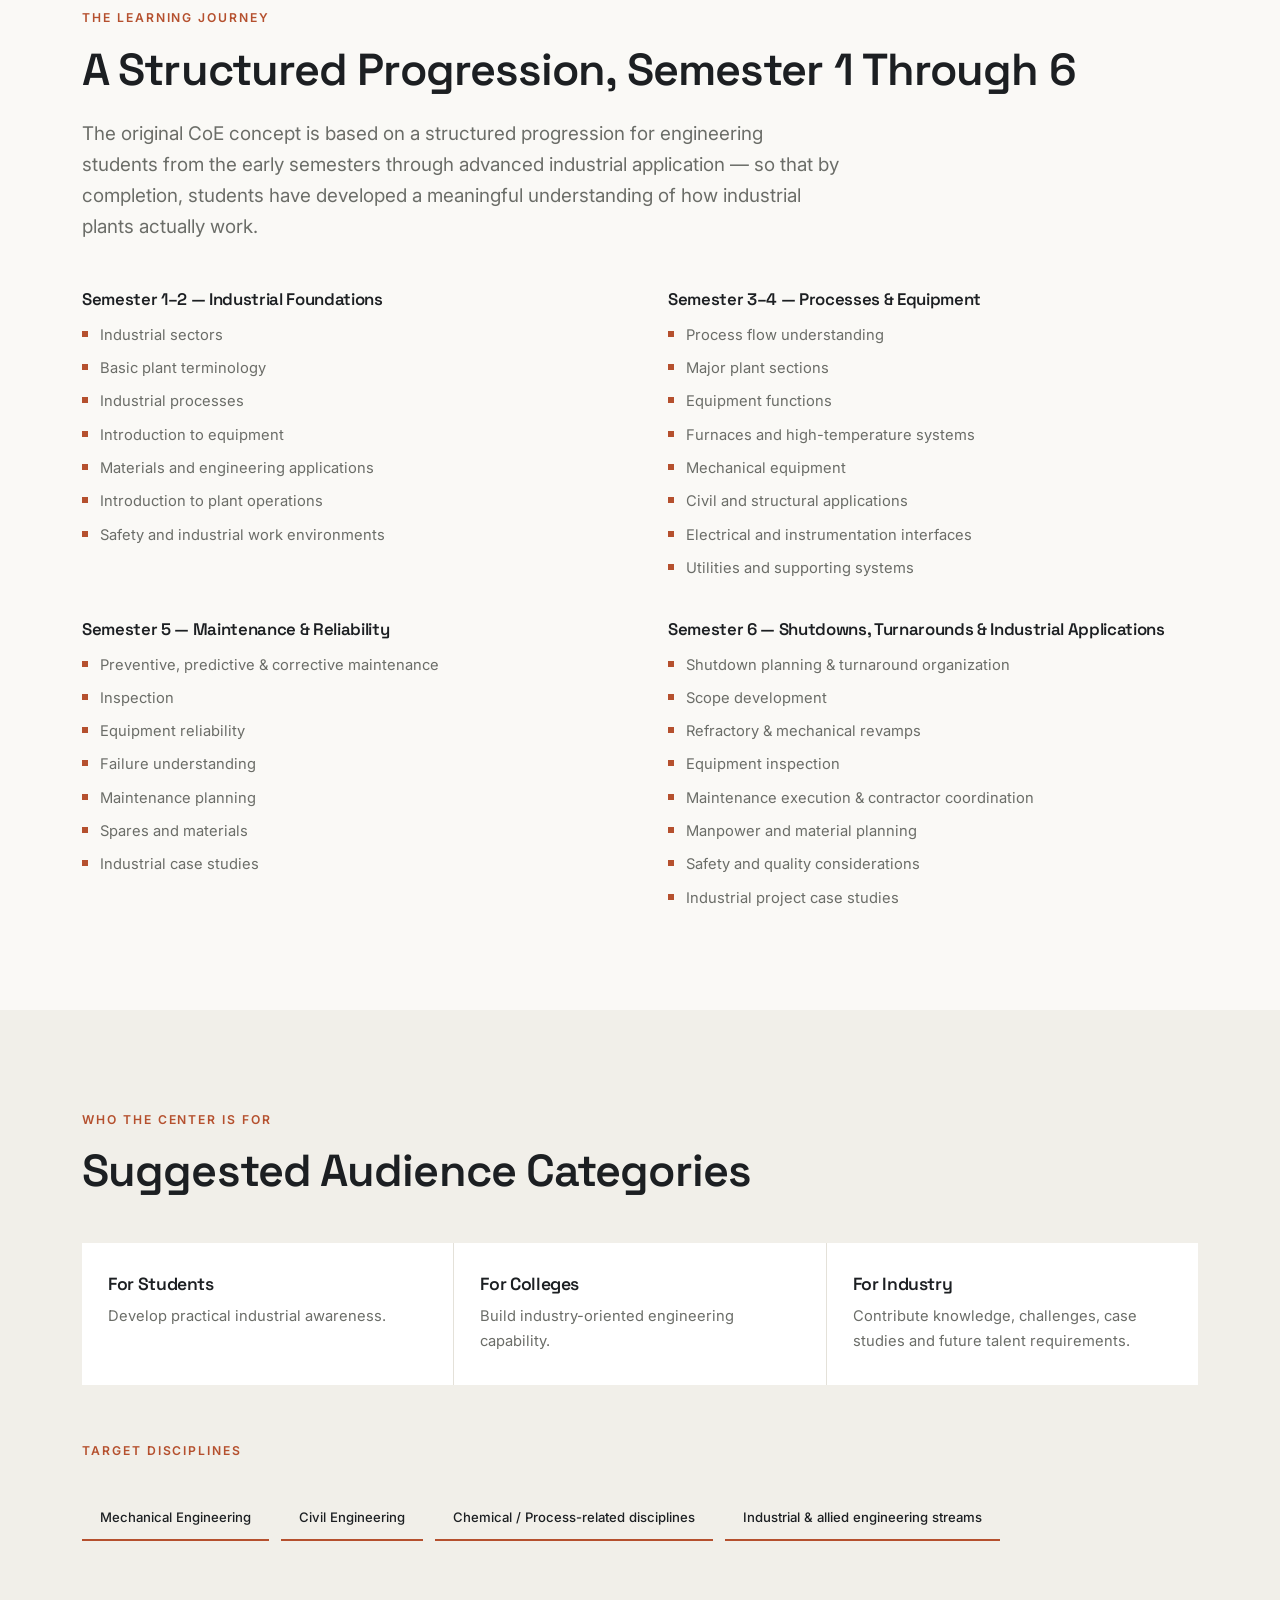
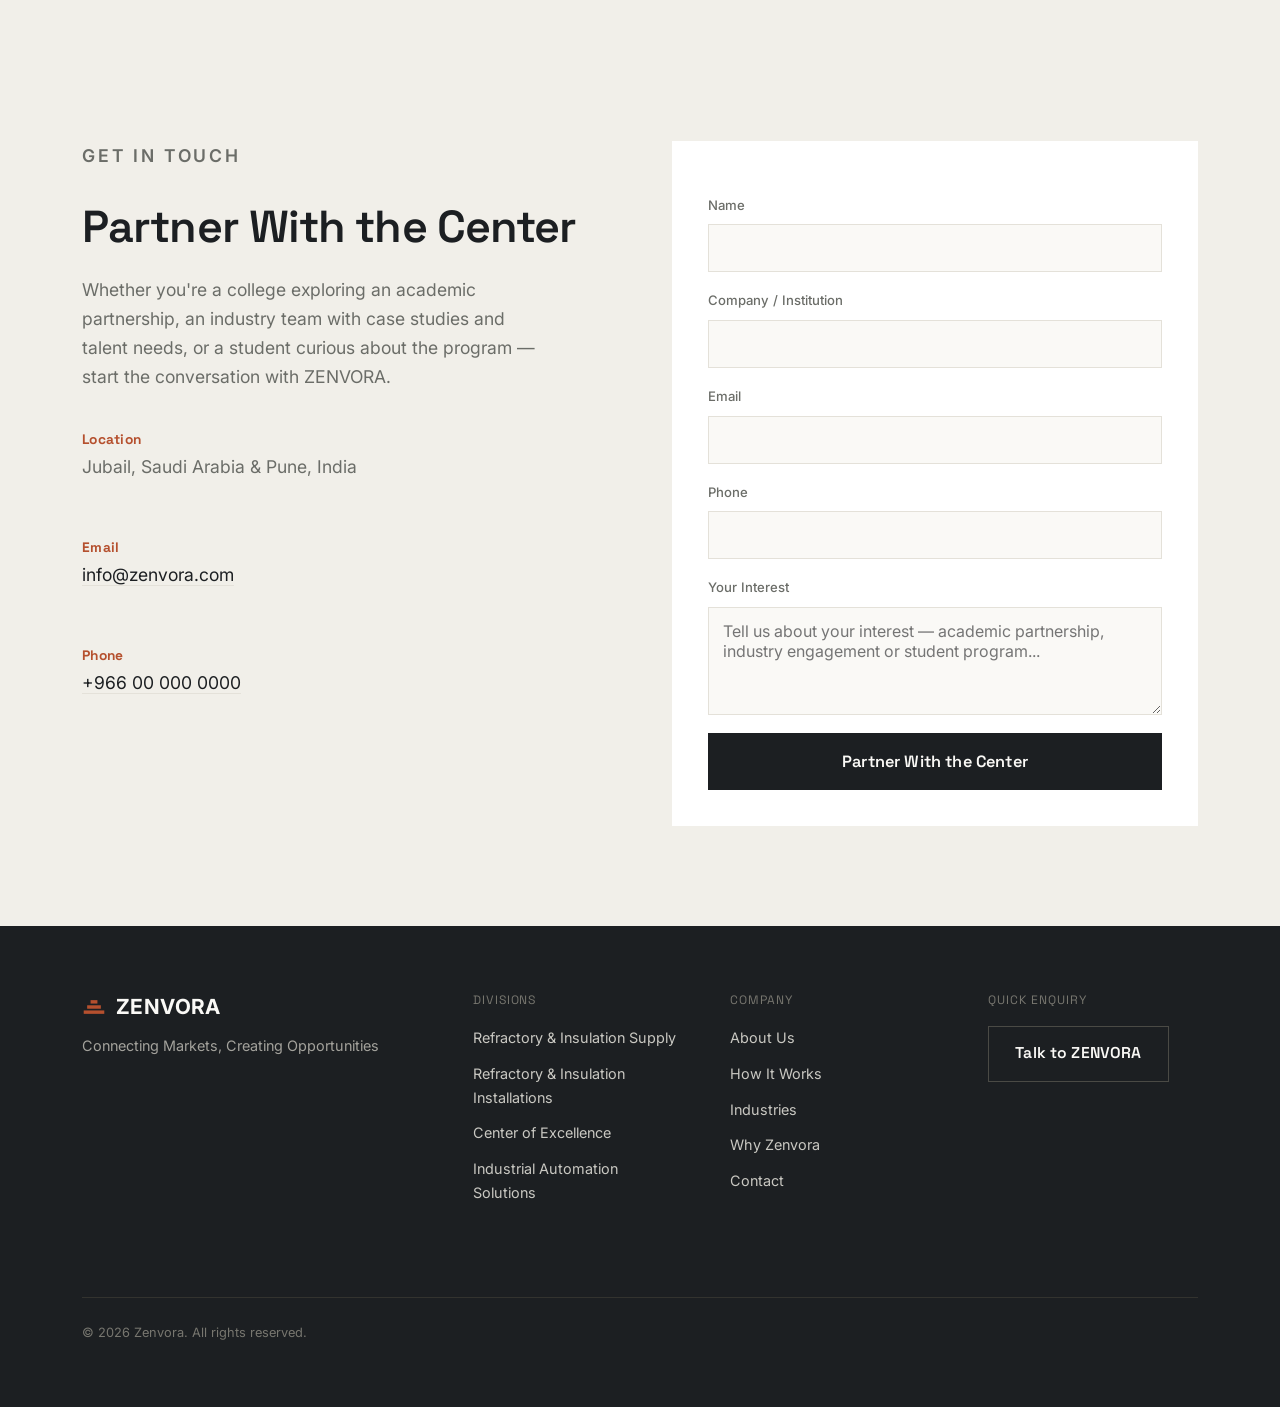
<file: center-of-excellence.html>
<!DOCTYPE html>
<html lang="en">
<head>
<meta charset="UTF-8">
<meta name="viewport" content="width=device-width, initial-scale=1.0">
<title>Center of Excellence | ZENVORA</title>
<meta name="description" content="The ZENVORA Center of Excellence bridges academic engineering education and real industrial plant requirements — for students, colleges and industry across Saudi Arabia.">
<meta name="theme-color" content="#b5502e">
<link rel="canonical" href="https://zenvora.bastamasta.dev/center-of-excellence.html">
<meta property="og:type" content="website">
<meta property="og:site_name" content="ZENVORA">
<meta property="og:title" content="Center of Excellence | ZENVORA">
<meta property="og:description" content="The ZENVORA Center of Excellence bridges academic engineering education and real industrial plant requirements — for students, colleges and industry across Saudi Arabia.">
<meta property="og:url" content="https://zenvora.bastamasta.dev/center-of-excellence.html">
<meta property="og:image" content="https://zenvora.bastamasta.dev/og-image.jpg">
<meta name="twitter:card" content="summary_large_image">
<meta name="twitter:title" content="Center of Excellence | ZENVORA">
<meta name="twitter:description" content="The ZENVORA Center of Excellence bridges academic engineering education and real industrial plant requirements — for students, colleges and industry across Saudi Arabia.">
<meta name="twitter:image" content="https://zenvora.bastamasta.dev/og-image.jpg">
<link rel="icon" type="image/svg+xml" href="favicon.svg">
<link rel="icon" type="image/png" sizes="32x32" href="favicon-32.png">
<link rel="icon" type="image/png" sizes="16x16" href="favicon-16.png">
<link rel="apple-touch-icon" href="apple-touch-icon.png">
<link rel="preconnect" href="https://fonts.googleapis.com">
<link rel="preconnect" href="https://fonts.gstatic.com" crossorigin>
<link href="https://fonts.googleapis.com/css2?family=Space+Grotesk:wght@500;600;700&family=Inter:wght@400;500;600&display=swap" rel="stylesheet">
<link rel="stylesheet" href="styles.css">
</head>
<body>

<div id="top" aria-hidden="true"></div>
<header class="site-header">
  <div class="wrap header-inner">
    <a href="index.html" class="logo" aria-label="Zenvora home">
      <svg class="logo-mark" viewBox="0 0 28 28" aria-hidden="true"><rect x="2" y="18" width="24" height="4"/><rect x="6" y="12" width="16" height="4"/><rect x="10" y="6" width="8" height="4"/></svg>
      <span>ZENVORA</span>
    </a>
    <nav class="main-nav" id="main-nav">
      <a href="index.html">Home</a>
      <a href="index.html#about">About Us</a>
      <div class="nav-dropdown current">
        <button class="nav-dropdown-toggle" aria-expanded="false">Business Divisions</button>
        <div class="nav-dropdown-menu">
          <a href="supply.html">Refractory &amp; Insulation Supply</a>
          <a href="installation.html">Refractory &amp; Insulation Installations</a>
          <a href="automation.html">Industrial Automation Solutions</a>
          <a href="center-of-excellence.html" aria-current="page">Center of Excellence</a>
        </div>
      </div>
      <a href="index.html#ecosystem">How It Works</a>
      <a href="industries.html">Industries</a>
      <a href="index.html#why">Why Zenvora</a>
      <a href="#enquiry">Contact</a>
    </nav>
    <div class="header-actions">
      <a href="#enquiry" class="btn btn-primary">Talk to ZENVORA</a>
      <button class="nav-toggle" id="nav-toggle" aria-label="Toggle navigation" aria-expanded="false" aria-controls="main-nav">
        <span></span><span></span><span></span>
      </button>
    </div>
  </div>
</header>

<main>

  <section class="hero hero-page">
    <div class="wrap">
      <div class="page-icon"><svg viewBox="0 0 24 24" aria-hidden="true"><path d="M4 21v-6l8-8 6 6-8 8H4z"/><path d="M14.5 6.5l3-3 3 3-3 3"/></svg></div>
      <p class="eyebrow">Business Division — Center of Excellence</p>
      <h1>Building Engineers Who Understand Industrial Plants.</h1>
      <p class="hero-sub">The ZENVORA Center of Excellence is a technical learning and industry-engagement platform designed to bridge the gap between academic engineering education and real industrial plant requirements.</p>
      <div class="hero-actions">
        <a href="#programs" class="btn btn-primary btn-lg">Explore Training Programs</a>
        <a href="#enquiry" class="btn btn-ghost btn-lg">Partner With the Center</a>
      </div>
    </div>
  </section>

  <section class="glance">
    <div class="wrap">
      <p class="eyebrow">From Classroom to Plant</p>
      <h2>Not a Conventional Training Center</h2>
      <p class="lead">The Center of Excellence helps students, engineers and industry professionals develop a practical understanding of industrial processes, plant equipment, engineering applications, maintenance practices, shutdown and turnaround activities, industrial reliability, and emerging technologies and digital solutions.</p>
      <div class="badge-row">
        <span class="badge">Steel</span>
        <span class="badge">Aluminium</span>
        <span class="badge">Petrochemicals</span>
        <span class="badge">Fertilizers &amp; agro-nutrients</span>
        <span class="badge">Chemical industries</span>
        <span class="badge">Other process industries</span>
      </div>
    </div>
  </section>

  <section id="programs">
    <div class="wrap">
      <p class="eyebrow">The Learning Journey</p>
      <h2>A Structured Progression, Semester 1 Through 6</h2>
      <p class="lead">The original CoE concept is based on a structured progression for engineering students from the early semesters through advanced industrial application — so that by completion, students have developed a meaningful understanding of how industrial plants actually work.</p>
      <div class="offering-groups">
        <div class="offering-group">
          <h3>Semester 1–2 — Industrial Foundations</h3>
          <ul>
            <li>Industrial sectors</li>
            <li>Basic plant terminology</li>
            <li>Industrial processes</li>
            <li>Introduction to equipment</li>
            <li>Materials and engineering applications</li>
            <li>Introduction to plant operations</li>
            <li>Safety and industrial work environments</li>
          </ul>
        </div>
        <div class="offering-group">
          <h3>Semester 3–4 — Processes &amp; Equipment</h3>
          <ul>
            <li>Process flow understanding</li>
            <li>Major plant sections</li>
            <li>Equipment functions</li>
            <li>Furnaces and high-temperature systems</li>
            <li>Mechanical equipment</li>
            <li>Civil and structural applications</li>
            <li>Electrical and instrumentation interfaces</li>
            <li>Utilities and supporting systems</li>
          </ul>
        </div>
        <div class="offering-group">
          <h3>Semester 5 — Maintenance &amp; Reliability</h3>
          <ul>
            <li>Preventive, predictive &amp; corrective maintenance</li>
            <li>Inspection</li>
            <li>Equipment reliability</li>
            <li>Failure understanding</li>
            <li>Maintenance planning</li>
            <li>Spares and materials</li>
            <li>Industrial case studies</li>
          </ul>
        </div>
        <div class="offering-group">
          <h3>Semester 6 — Shutdowns, Turnarounds &amp; Industrial Applications</h3>
          <ul>
            <li>Shutdown planning &amp; turnaround organization</li>
            <li>Scope development</li>
            <li>Refractory &amp; mechanical revamps</li>
            <li>Equipment inspection</li>
            <li>Maintenance execution &amp; contractor coordination</li>
            <li>Manpower and material planning</li>
            <li>Safety and quality considerations</li>
            <li>Industrial project case studies</li>
          </ul>
        </div>
      </div>
    </div>
  </section>

  <section class="industries">
    <div class="wrap">
      <p class="eyebrow">Who The Center Is For</p>
      <h2>Suggested Audience Categories</h2>
      <div class="grid grid-3">
        <article class="card">
          <h3>For Students</h3>
          <p>Develop practical industrial awareness.</p>
        </article>
        <article class="card">
          <h3>For Colleges</h3>
          <p>Build industry-oriented engineering capability.</p>
        </article>
        <article class="card">
          <h3>For Industry</h3>
          <p>Contribute knowledge, challenges, case studies and future talent requirements.</p>
        </article>
      </div>
      <p class="eyebrow eyebrow-spaced">Target Disciplines</p>
      <div class="badge-row">
        <span class="badge">Mechanical Engineering</span>
        <span class="badge">Civil Engineering</span>
        <span class="badge">Chemical / Process-related disciplines</span>
        <span class="badge">Industrial &amp; allied engineering streams</span>
      </div>
    </div>
  </section>

  <section id="enquiry" class="cta-contact">
    <div class="wrap cta-inner">
      <div class="cta-text">
        <p class="eyebrow">Get In Touch</p>
        <h2>Partner With the Center</h2>
        <p>Whether you're a college exploring an academic partnership, an industry team with case studies and talent needs, or a student curious about the program — start the conversation with ZENVORA.</p>
        <div class="contact-details">
          <p><strong>Location</strong><br>Jubail, Saudi Arabia &amp; Pune, India</p>
          <p><strong>Email</strong><br><a href="mailto:info@zenvora.com">info@zenvora.com</a></p>
          <p><strong>Phone</strong><br><a href="tel:+966000000000">+966 00 000 0000</a></p>
        </div>
      </div>
      <form class="quote-form" id="quote-form">
        <div class="form-status" id="form-status" role="status" aria-live="polite"></div>
        <label>Name<input type="text" name="name" required></label>
        <label>Company / Institution<input type="text" name="company"></label>
        <label>Email<input type="email" name="email" required></label>
        <label>Phone<input type="tel" name="phone"></label>
        <label>Your Interest<textarea name="message" rows="4" required placeholder="Tell us about your interest — academic partnership, industry engagement or student program..."></textarea></label>
        <button type="submit" class="btn btn-primary btn-lg">Partner With the Center</button>
      </form>
    </div>
  </section>

</main>

<footer class="site-footer">
  <div class="wrap footer-inner">
    <div class="footer-brand">
      <a href="index.html" class="logo" aria-label="Zenvora home">
        <svg class="logo-mark" viewBox="0 0 28 28" aria-hidden="true"><rect x="2" y="18" width="24" height="4"/><rect x="6" y="12" width="16" height="4"/><rect x="10" y="6" width="8" height="4"/></svg>
        <span>ZENVORA</span>
      </a>
      <p>Connecting Markets, Creating Opportunities</p>
    </div>
    <div class="footer-cols">
      <div class="footer-col">
        <p class="footer-col-title">Divisions</p>
        <nav class="footer-nav">
          <a href="supply.html">Refractory &amp; Insulation Supply</a>
          <a href="installation.html">Refractory &amp; Insulation Installations</a>
          <a href="center-of-excellence.html">Center of Excellence</a>
          <a href="automation.html">Industrial Automation Solutions</a>
        </nav>
      </div>
      <div class="footer-col">
        <p class="footer-col-title">Company</p>
        <nav class="footer-nav">
          <a href="index.html#about">About Us</a>
          <a href="index.html#ecosystem">How It Works</a>
          <a href="industries.html">Industries</a>
          <a href="index.html#why">Why Zenvora</a>
          <a href="#enquiry">Contact</a>
        </nav>
      </div>
      <div class="footer-col">
        <p class="footer-col-title">Quick Enquiry</p>
        <a href="#enquiry" class="btn btn-ghost footer-cta">Talk to ZENVORA</a>
      </div>
    </div>
    <p class="copyright">&copy; 2026 Zenvora. All rights reserved.</p>
  </div>
</footer>

<script src="script.js"></script>
</body>
</html>
</file>
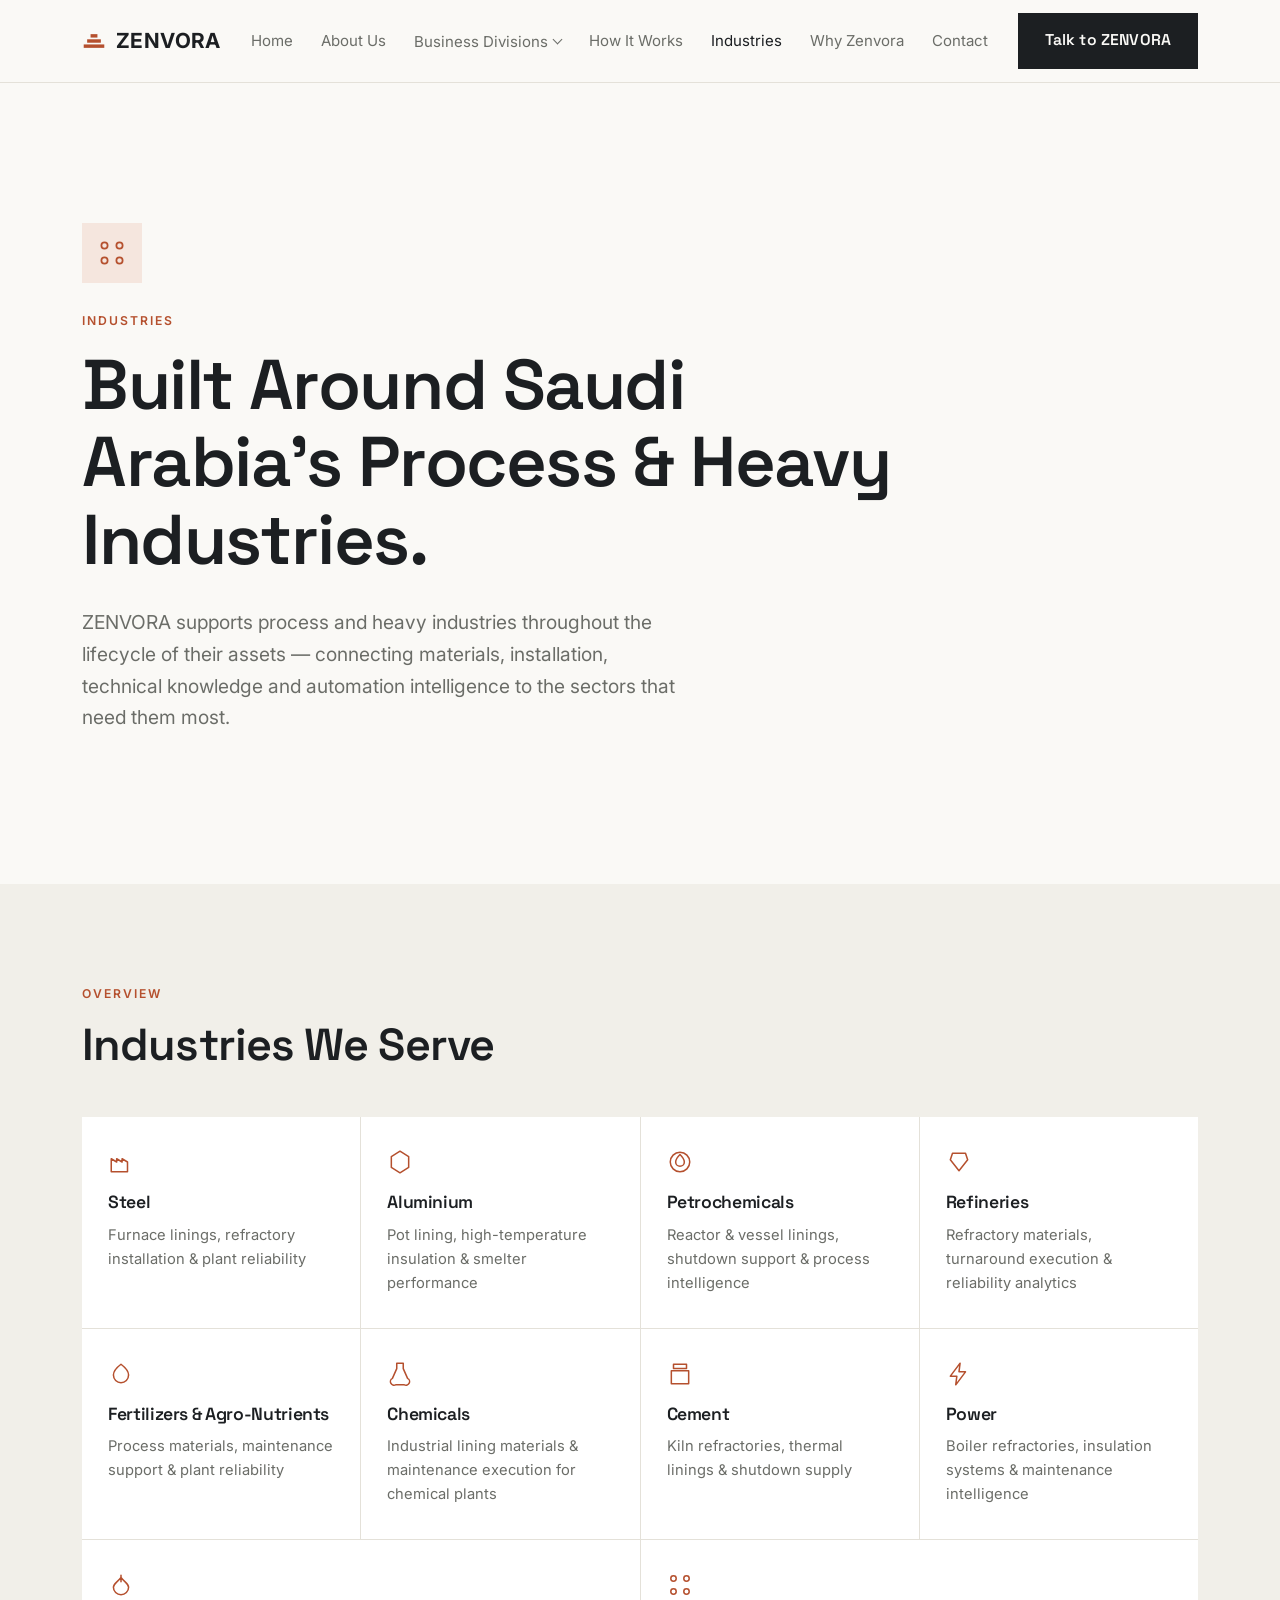
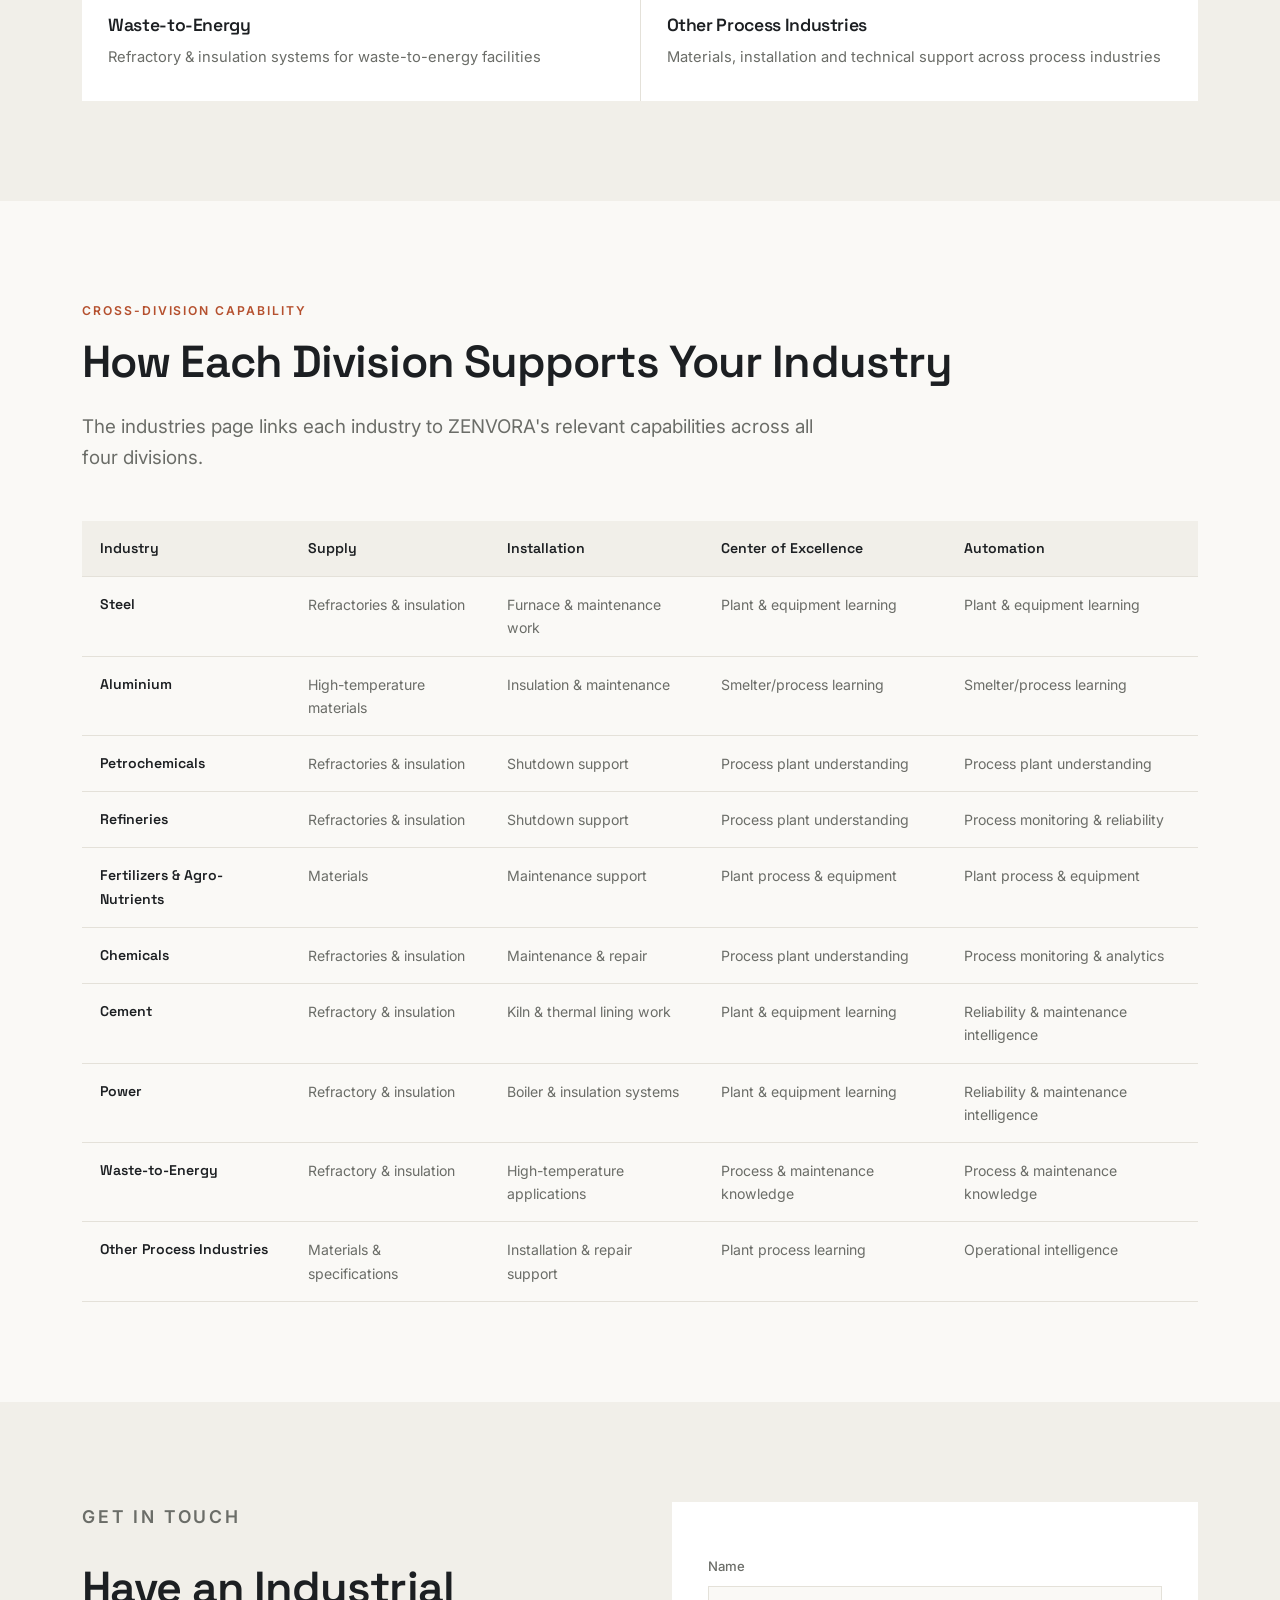
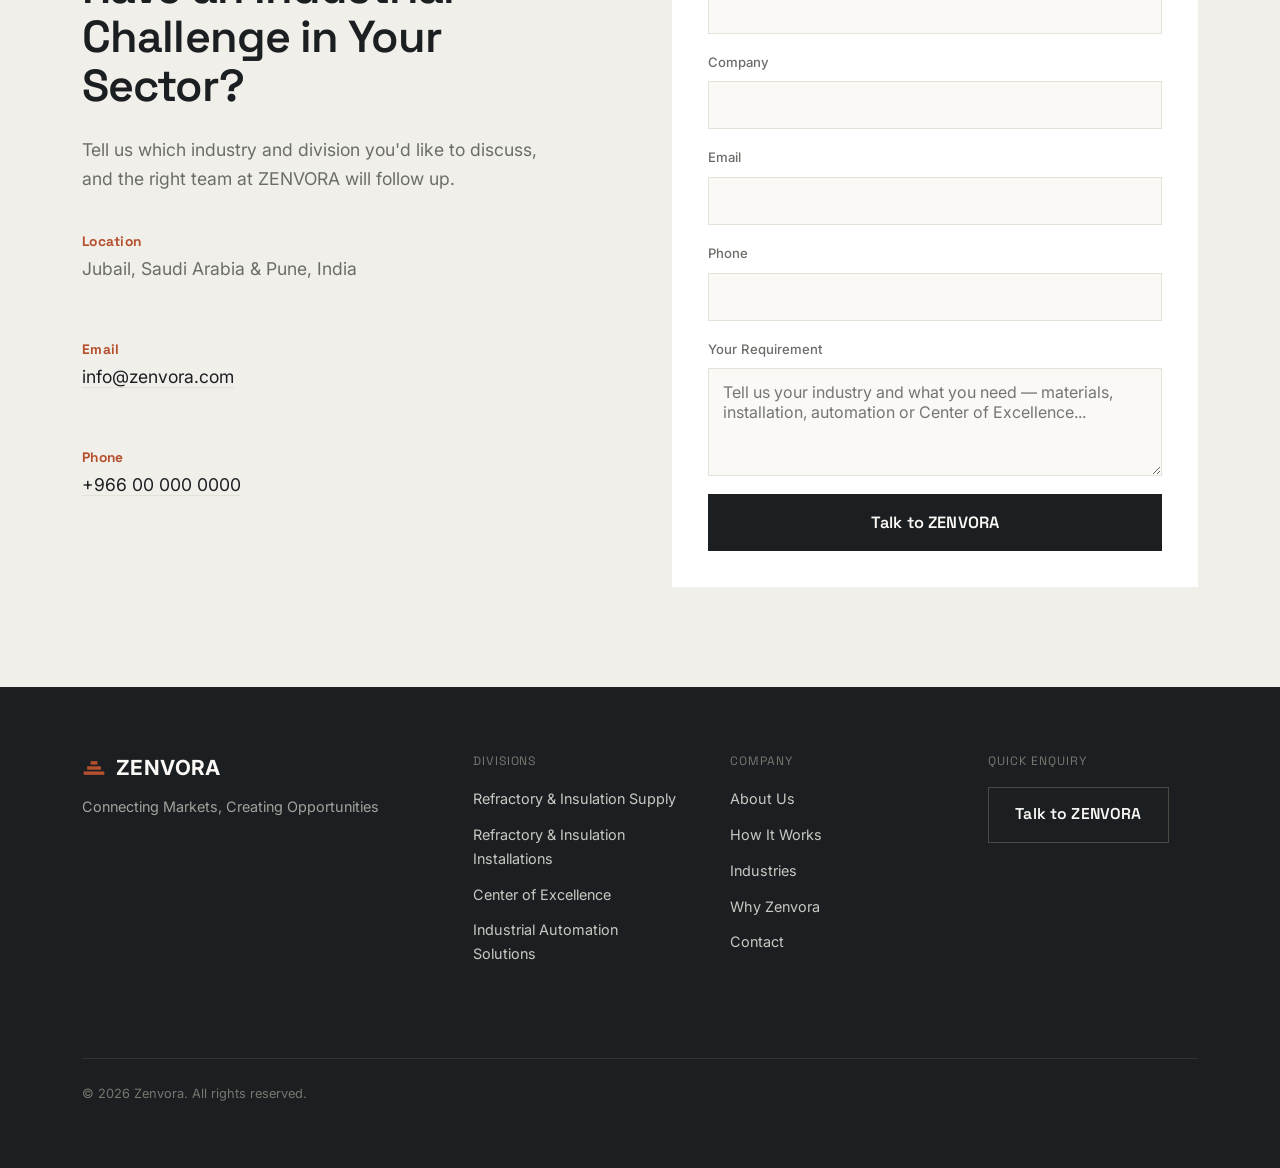
<file: industries.html>
<!DOCTYPE html>
<html lang="en">
<head>
<meta charset="UTF-8">
<meta name="viewport" content="width=device-width, initial-scale=1.0">
<title>Industries We Serve | ZENVORA</title>
<meta name="description" content="ZENVORA supports Saudi Arabia's process and heavy industries — steel, aluminium, petrochemicals, refineries, fertilizers, chemicals, cement, power and waste-to-energy — across all four divisions.">
<meta name="theme-color" content="#b5502e">
<link rel="canonical" href="https://zenvora.bastamasta.dev/industries.html">
<meta property="og:type" content="website">
<meta property="og:site_name" content="ZENVORA">
<meta property="og:title" content="Industries We Serve | ZENVORA">
<meta property="og:description" content="ZENVORA supports Saudi Arabia's process and heavy industries — steel, aluminium, petrochemicals, refineries, fertilizers, chemicals, cement, power and waste-to-energy — across all four divisions.">
<meta property="og:url" content="https://zenvora.bastamasta.dev/industries.html">
<meta property="og:image" content="https://zenvora.bastamasta.dev/og-image.jpg">
<meta name="twitter:card" content="summary_large_image">
<meta name="twitter:title" content="Industries We Serve | ZENVORA">
<meta name="twitter:description" content="ZENVORA supports Saudi Arabia's process and heavy industries — steel, aluminium, petrochemicals, refineries, fertilizers, chemicals, cement, power and waste-to-energy — across all four divisions.">
<meta name="twitter:image" content="https://zenvora.bastamasta.dev/og-image.jpg">
<link rel="icon" type="image/svg+xml" href="favicon.svg">
<link rel="icon" type="image/png" sizes="32x32" href="favicon-32.png">
<link rel="icon" type="image/png" sizes="16x16" href="favicon-16.png">
<link rel="apple-touch-icon" href="apple-touch-icon.png">
<link rel="preconnect" href="https://fonts.googleapis.com">
<link rel="preconnect" href="https://fonts.gstatic.com" crossorigin>
<link href="https://fonts.googleapis.com/css2?family=Space+Grotesk:wght@500;600;700&family=Inter:wght@400;500;600&display=swap" rel="stylesheet">
<link rel="stylesheet" href="styles.css">
</head>
<body>

<div id="top" aria-hidden="true"></div>
<header class="site-header">
  <div class="wrap header-inner">
    <a href="index.html" class="logo" aria-label="Zenvora home">
      <svg class="logo-mark" viewBox="0 0 28 28" aria-hidden="true"><rect x="2" y="18" width="24" height="4"/><rect x="6" y="12" width="16" height="4"/><rect x="10" y="6" width="8" height="4"/></svg>
      <span>ZENVORA</span>
    </a>
    <nav class="main-nav" id="main-nav">
      <a href="index.html">Home</a>
      <a href="index.html#about">About Us</a>
      <div class="nav-dropdown">
        <button class="nav-dropdown-toggle" aria-expanded="false">Business Divisions</button>
        <div class="nav-dropdown-menu">
          <a href="supply.html">Refractory &amp; Insulation Supply</a>
          <a href="installation.html">Refractory &amp; Insulation Installations</a>
          <a href="automation.html">Industrial Automation Solutions</a>
          <a href="center-of-excellence.html">Center of Excellence</a>
        </div>
      </div>
      <a href="index.html#ecosystem">How It Works</a>
      <a href="industries.html" aria-current="page">Industries</a>
      <a href="index.html#why">Why Zenvora</a>
      <a href="#enquiry">Contact</a>
    </nav>
    <div class="header-actions">
      <a href="#enquiry" class="btn btn-primary">Talk to ZENVORA</a>
      <button class="nav-toggle" id="nav-toggle" aria-label="Toggle navigation" aria-expanded="false" aria-controls="main-nav">
        <span></span><span></span><span></span>
      </button>
    </div>
  </div>
</header>

<main>

  <section class="hero hero-page">
    <div class="wrap">
      <div class="page-icon"><svg viewBox="0 0 24 24" aria-hidden="true"><circle cx="6" cy="6" r="2.5"/><circle cx="18" cy="6" r="2.5"/><circle cx="6" cy="18" r="2.5"/><circle cx="18" cy="18" r="2.5"/></svg></div>
      <p class="eyebrow">Industries</p>
      <h1>Built Around Saudi Arabia's Process &amp; Heavy Industries.</h1>
      <p class="hero-sub">ZENVORA supports process and heavy industries throughout the lifecycle of their assets — connecting materials, installation, technical knowledge and automation intelligence to the sectors that need them most.</p>
    </div>
  </section>

  <section class="industries">
    <div class="wrap">
      <p class="eyebrow">Overview</p>
      <h2>Industries We Serve</h2>
      <div class="grid grid-industries">
        <article class="industry" id="steel"><svg class="icon" viewBox="0 0 24 24" aria-hidden="true"><path d="M3 21V9l5 3V9l5 3V9l5 3v9H3z"/></svg><h3>Steel</h3><p>Furnace linings, refractory installation &amp; plant reliability</p></article>
        <article class="industry" id="aluminium"><svg class="icon" viewBox="0 0 24 24" aria-hidden="true"><path d="M12 2 4 7v10l8 5 8-5V7z"/></svg><h3>Aluminium</h3><p>Pot lining, high-temperature insulation &amp; smelter performance</p></article>
        <article class="industry" id="petrochemicals"><svg class="icon" viewBox="0 0 24 24" aria-hidden="true"><circle cx="12" cy="12" r="9"/><path d="M8 12c0-3 2-5 4-7 2 2 4 4 4 7a4 4 0 0 1-8 0z"/></svg><h3>Petrochemicals</h3><p>Reactor &amp; vessel linings, shutdown support &amp; process intelligence</p></article>
        <article class="industry" id="refineries"><svg class="icon" viewBox="0 0 24 24" aria-hidden="true"><path d="M6 4h12l2 6-8 10-8-10z"/></svg><h3>Refineries</h3><p>Refractory materials, turnaround execution &amp; reliability analytics</p></article>
        <article class="industry" id="fertilizers"><svg class="icon" viewBox="0 0 24 24" aria-hidden="true"><path d="M12 3c4 3 7 6 7 10a7 7 0 1 1-14 0c0-4 3-7 7-10z"/></svg><h3>Fertilizers &amp; Agro-Nutrients</h3><p>Process materials, maintenance support &amp; plant reliability</p></article>
        <article class="industry" id="chemicals"><svg class="icon" viewBox="0 0 24 24" aria-hidden="true"><path d="M9 2h6v5l4 9a3 3 0 0 1-3 6H8a3 3 0 0 1-3-6l4-9z"/></svg><h3>Chemicals</h3><p>Industrial lining materials &amp; maintenance execution for chemical plants</p></article>
        <article class="industry" id="cement"><svg class="icon" viewBox="0 0 24 24" aria-hidden="true"><path d="M6 3h12v4H6zM4 9h16v12H4z"/></svg><h3>Cement</h3><p>Kiln refractories, thermal linings &amp; shutdown supply</p></article>
        <article class="industry" id="power"><svg class="icon" viewBox="0 0 24 24" aria-hidden="true"><path d="M13 2 4 14h6l-1 8 9-12h-6l1-8z"/></svg><h3>Power</h3><p>Boiler refractories, insulation systems &amp; maintenance intelligence</p></article>
        <article class="industry" id="waste-to-energy"><svg class="icon" viewBox="0 0 24 24" aria-hidden="true"><path d="M12 3v6M12 21a7 7 0 0 0 7-7c0-3-3-4-7-9-4 5-7 6-7 9a7 7 0 0 0 7 7z"/></svg><h3>Waste-to-Energy</h3><p>Refractory &amp; insulation systems for waste-to-energy facilities</p></article>
        <article class="industry" id="other"><svg class="icon" viewBox="0 0 24 24" aria-hidden="true"><circle cx="6" cy="6" r="2.5"/><circle cx="18" cy="6" r="2.5"/><circle cx="6" cy="18" r="2.5"/><circle cx="18" cy="18" r="2.5"/></svg><h3>Other Process Industries</h3><p>Materials, installation and technical support across process industries</p></article>
      </div>
    </div>
  </section>

  <section>
    <div class="wrap">
      <p class="eyebrow">Cross-Division Capability</p>
      <h2>How Each Division Supports Your Industry</h2>
      <p class="lead">The industries page links each industry to ZENVORA's relevant capabilities across all four divisions.</p>
      <div class="industries-table-wrap">
        <table class="industries-table">
          <thead>
            <tr><th>Industry</th><th>Supply</th><th>Installation</th><th>Center of Excellence</th><th>Automation</th></tr>
          </thead>
          <tbody>
            <tr><td>Steel</td><td>Refractories &amp; insulation</td><td>Furnace &amp; maintenance work</td><td>Plant &amp; equipment learning</td><td>Plant &amp; equipment learning</td></tr>
            <tr><td>Aluminium</td><td>High-temperature materials</td><td>Insulation &amp; maintenance</td><td>Smelter/process learning</td><td>Smelter/process learning</td></tr>
            <tr><td>Petrochemicals</td><td>Refractories &amp; insulation</td><td>Shutdown support</td><td>Process plant understanding</td><td>Process plant understanding</td></tr>
            <tr><td>Refineries</td><td>Refractories &amp; insulation</td><td>Shutdown support</td><td>Process plant understanding</td><td>Process monitoring &amp; reliability</td></tr>
            <tr><td>Fertilizers &amp; Agro-Nutrients</td><td>Materials</td><td>Maintenance support</td><td>Plant process &amp; equipment</td><td>Plant process &amp; equipment</td></tr>
            <tr><td>Chemicals</td><td>Refractories &amp; insulation</td><td>Maintenance &amp; repair</td><td>Process plant understanding</td><td>Process monitoring &amp; analytics</td></tr>
            <tr><td>Cement</td><td>Refractory &amp; insulation</td><td>Kiln &amp; thermal lining work</td><td>Plant &amp; equipment learning</td><td>Reliability &amp; maintenance intelligence</td></tr>
            <tr><td>Power</td><td>Refractory &amp; insulation</td><td>Boiler &amp; insulation systems</td><td>Plant &amp; equipment learning</td><td>Reliability &amp; maintenance intelligence</td></tr>
            <tr><td>Waste-to-Energy</td><td>Refractory &amp; insulation</td><td>High-temperature applications</td><td>Process &amp; maintenance knowledge</td><td>Process &amp; maintenance knowledge</td></tr>
            <tr><td>Other Process Industries</td><td>Materials &amp; specifications</td><td>Installation &amp; repair support</td><td>Plant process learning</td><td>Operational intelligence</td></tr>
          </tbody>
        </table>
      </div>
    </div>
  </section>

  <section id="enquiry" class="cta-contact">
    <div class="wrap cta-inner">
      <div class="cta-text">
        <p class="eyebrow">Get In Touch</p>
        <h2>Have an Industrial Challenge in Your Sector?</h2>
        <p>Tell us which industry and division you'd like to discuss, and the right team at ZENVORA will follow up.</p>
        <div class="contact-details">
          <p><strong>Location</strong><br>Jubail, Saudi Arabia &amp; Pune, India</p>
          <p><strong>Email</strong><br><a href="mailto:info@zenvora.com">info@zenvora.com</a></p>
          <p><strong>Phone</strong><br><a href="tel:+966000000000">+966 00 000 0000</a></p>
        </div>
      </div>
      <form class="quote-form" id="quote-form">
        <div class="form-status" id="form-status" role="status" aria-live="polite"></div>
        <label>Name<input type="text" name="name" required></label>
        <label>Company<input type="text" name="company"></label>
        <label>Email<input type="email" name="email" required></label>
        <label>Phone<input type="tel" name="phone"></label>
        <label>Your Requirement<textarea name="message" rows="4" required placeholder="Tell us your industry and what you need — materials, installation, automation or Center of Excellence..."></textarea></label>
        <button type="submit" class="btn btn-primary btn-lg">Talk to ZENVORA</button>
      </form>
    </div>
  </section>

</main>

<footer class="site-footer">
  <div class="wrap footer-inner">
    <div class="footer-brand">
      <a href="index.html" class="logo" aria-label="Zenvora home">
        <svg class="logo-mark" viewBox="0 0 28 28" aria-hidden="true"><rect x="2" y="18" width="24" height="4"/><rect x="6" y="12" width="16" height="4"/><rect x="10" y="6" width="8" height="4"/></svg>
        <span>ZENVORA</span>
      </a>
      <p>Connecting Markets, Creating Opportunities</p>
    </div>
    <div class="footer-cols">
      <div class="footer-col">
        <p class="footer-col-title">Divisions</p>
        <nav class="footer-nav">
          <a href="supply.html">Refractory &amp; Insulation Supply</a>
          <a href="installation.html">Refractory &amp; Insulation Installations</a>
          <a href="center-of-excellence.html">Center of Excellence</a>
          <a href="automation.html">Industrial Automation Solutions</a>
        </nav>
      </div>
      <div class="footer-col">
        <p class="footer-col-title">Company</p>
        <nav class="footer-nav">
          <a href="index.html#about">About Us</a>
          <a href="index.html#ecosystem">How It Works</a>
          <a href="industries.html">Industries</a>
          <a href="index.html#why">Why Zenvora</a>
          <a href="#enquiry">Contact</a>
        </nav>
      </div>
      <div class="footer-col">
        <p class="footer-col-title">Quick Enquiry</p>
        <a href="#enquiry" class="btn btn-ghost footer-cta">Talk to ZENVORA</a>
      </div>
    </div>
    <p class="copyright">&copy; 2026 Zenvora. All rights reserved.</p>
  </div>
</footer>

<script src="script.js"></script>
</body>
</html>
</file>
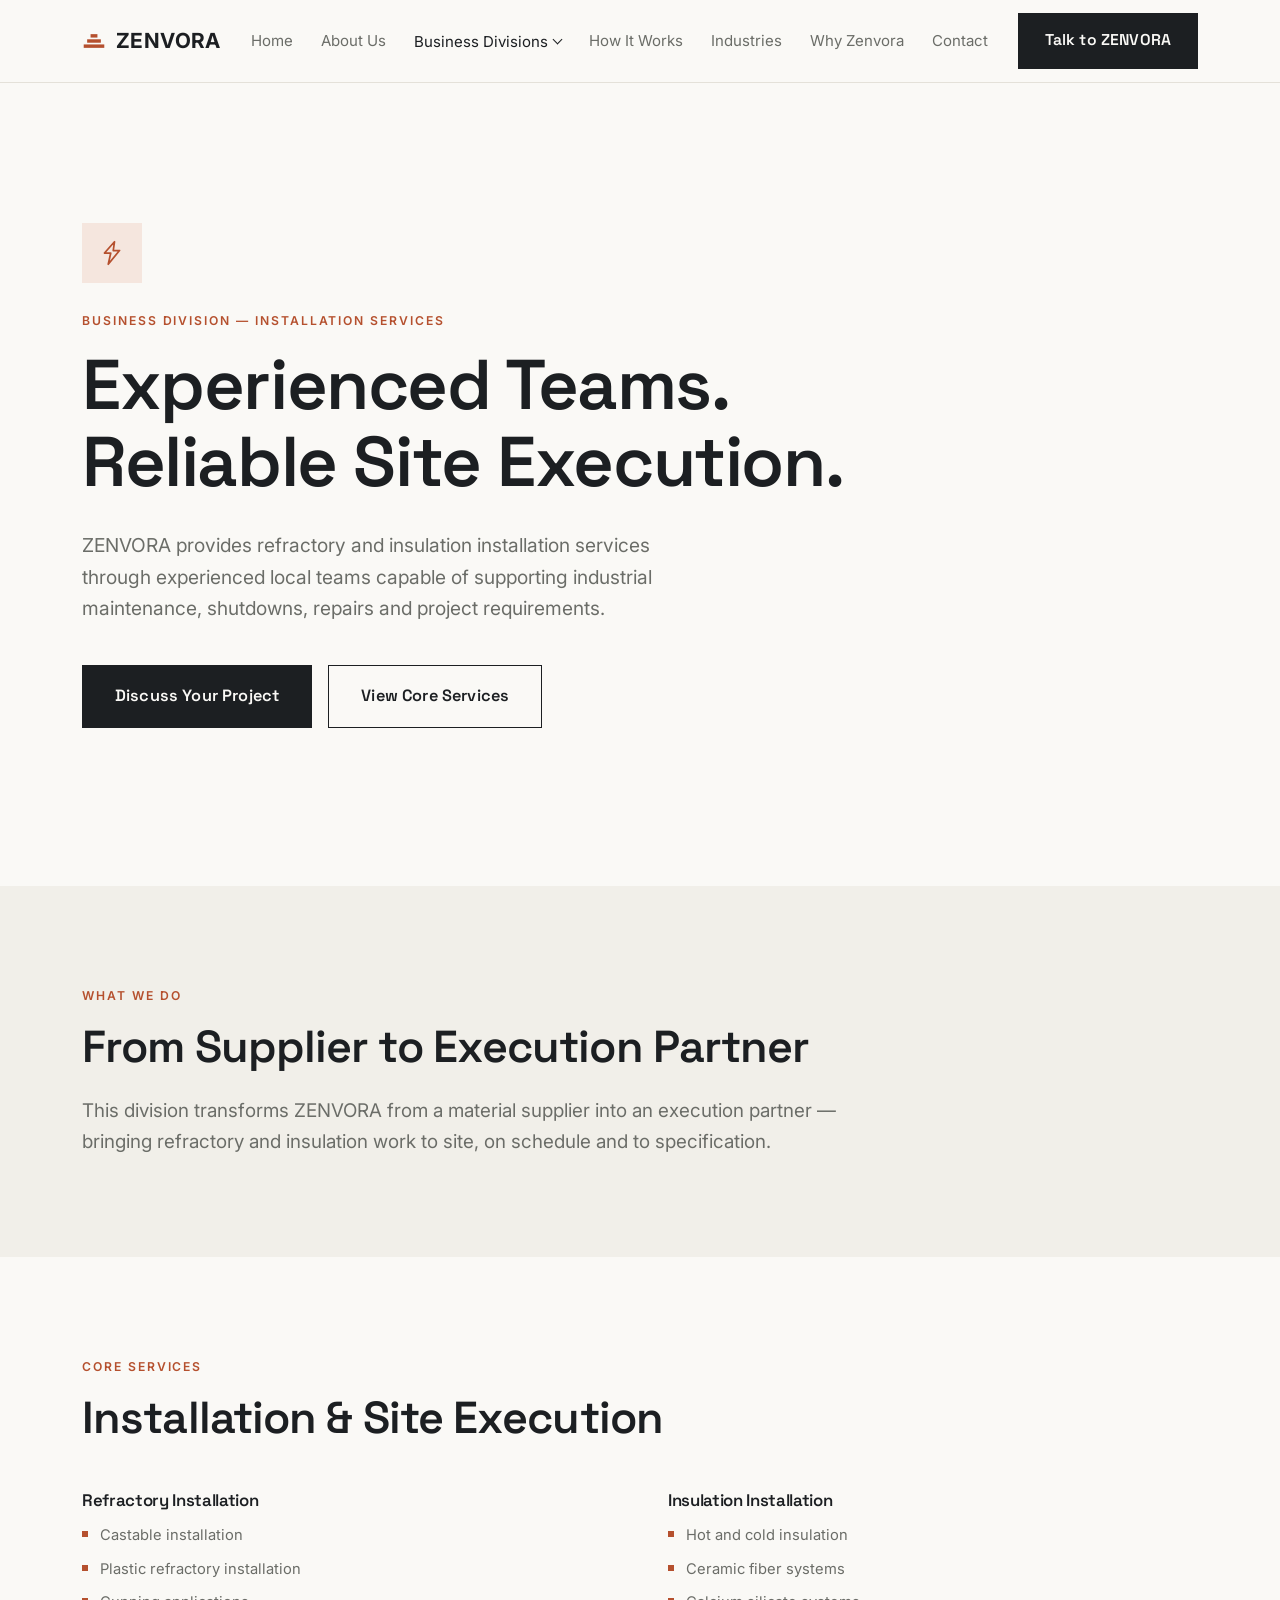
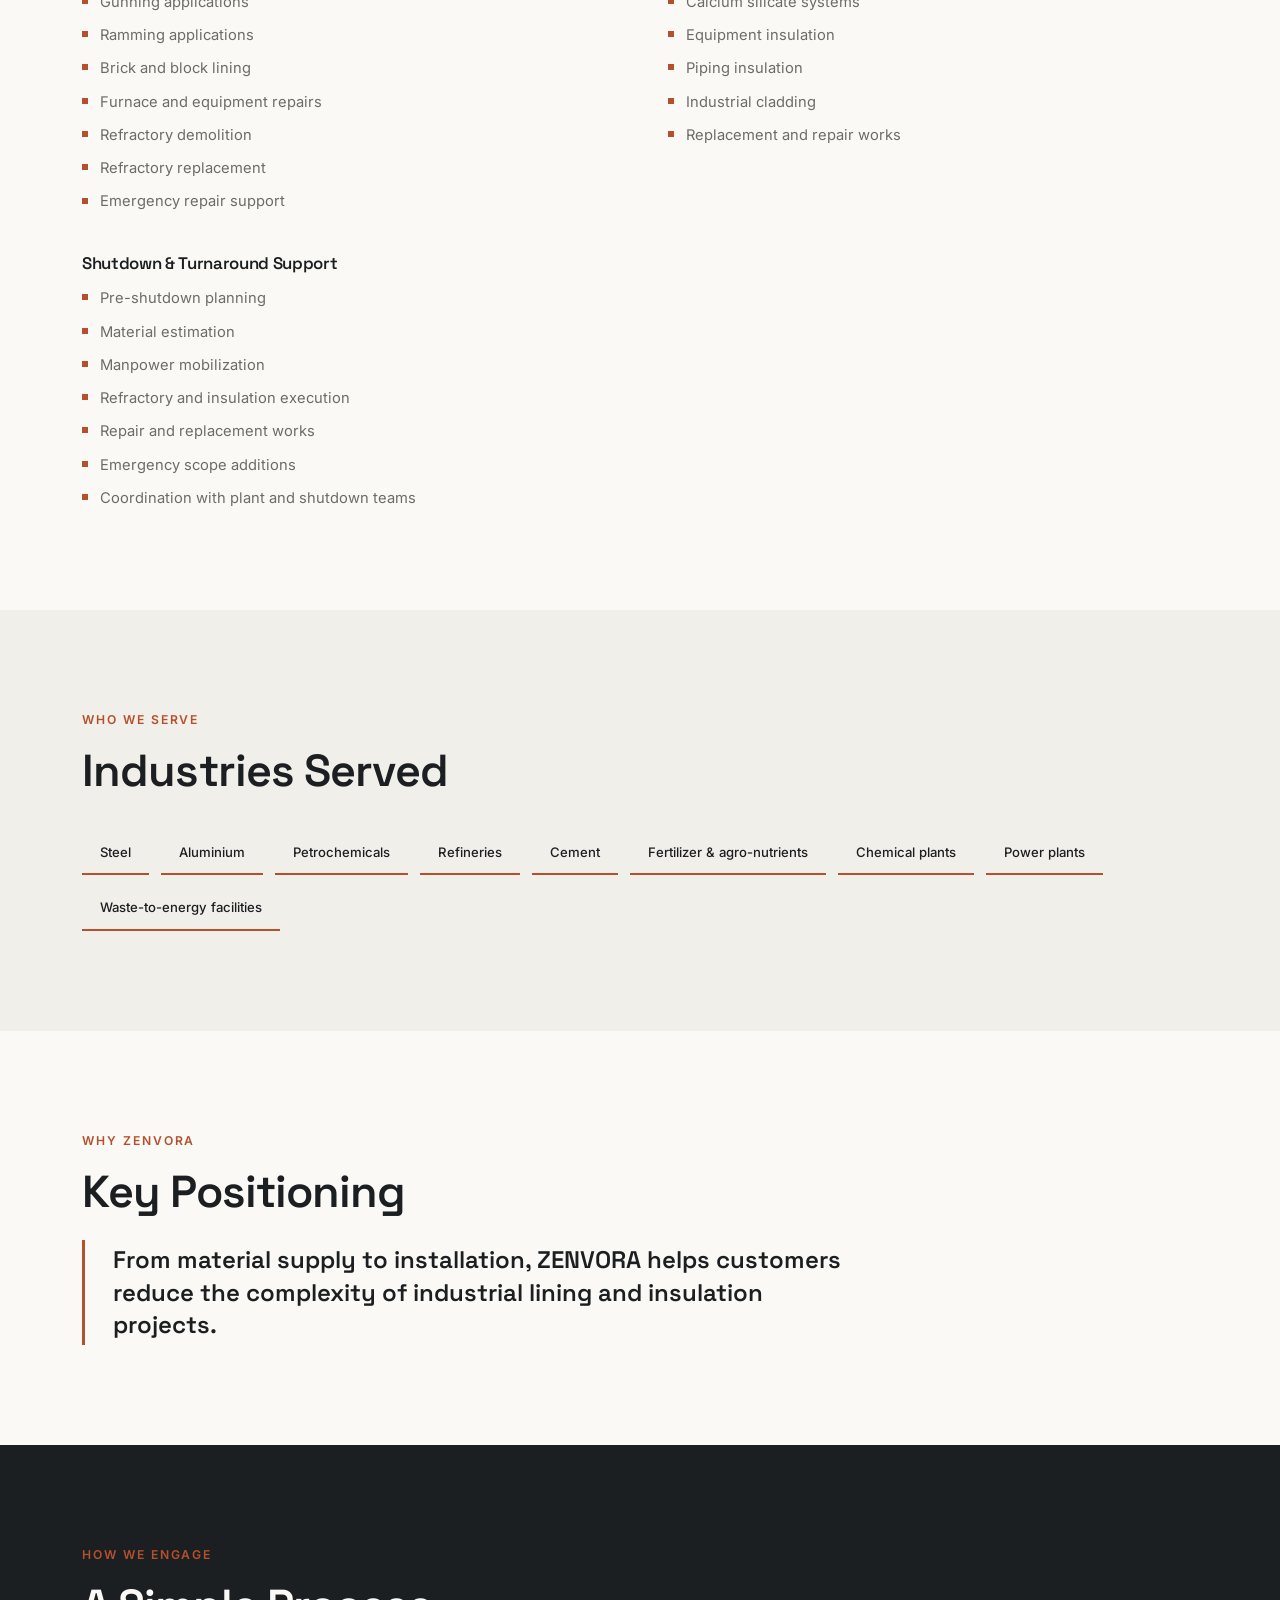
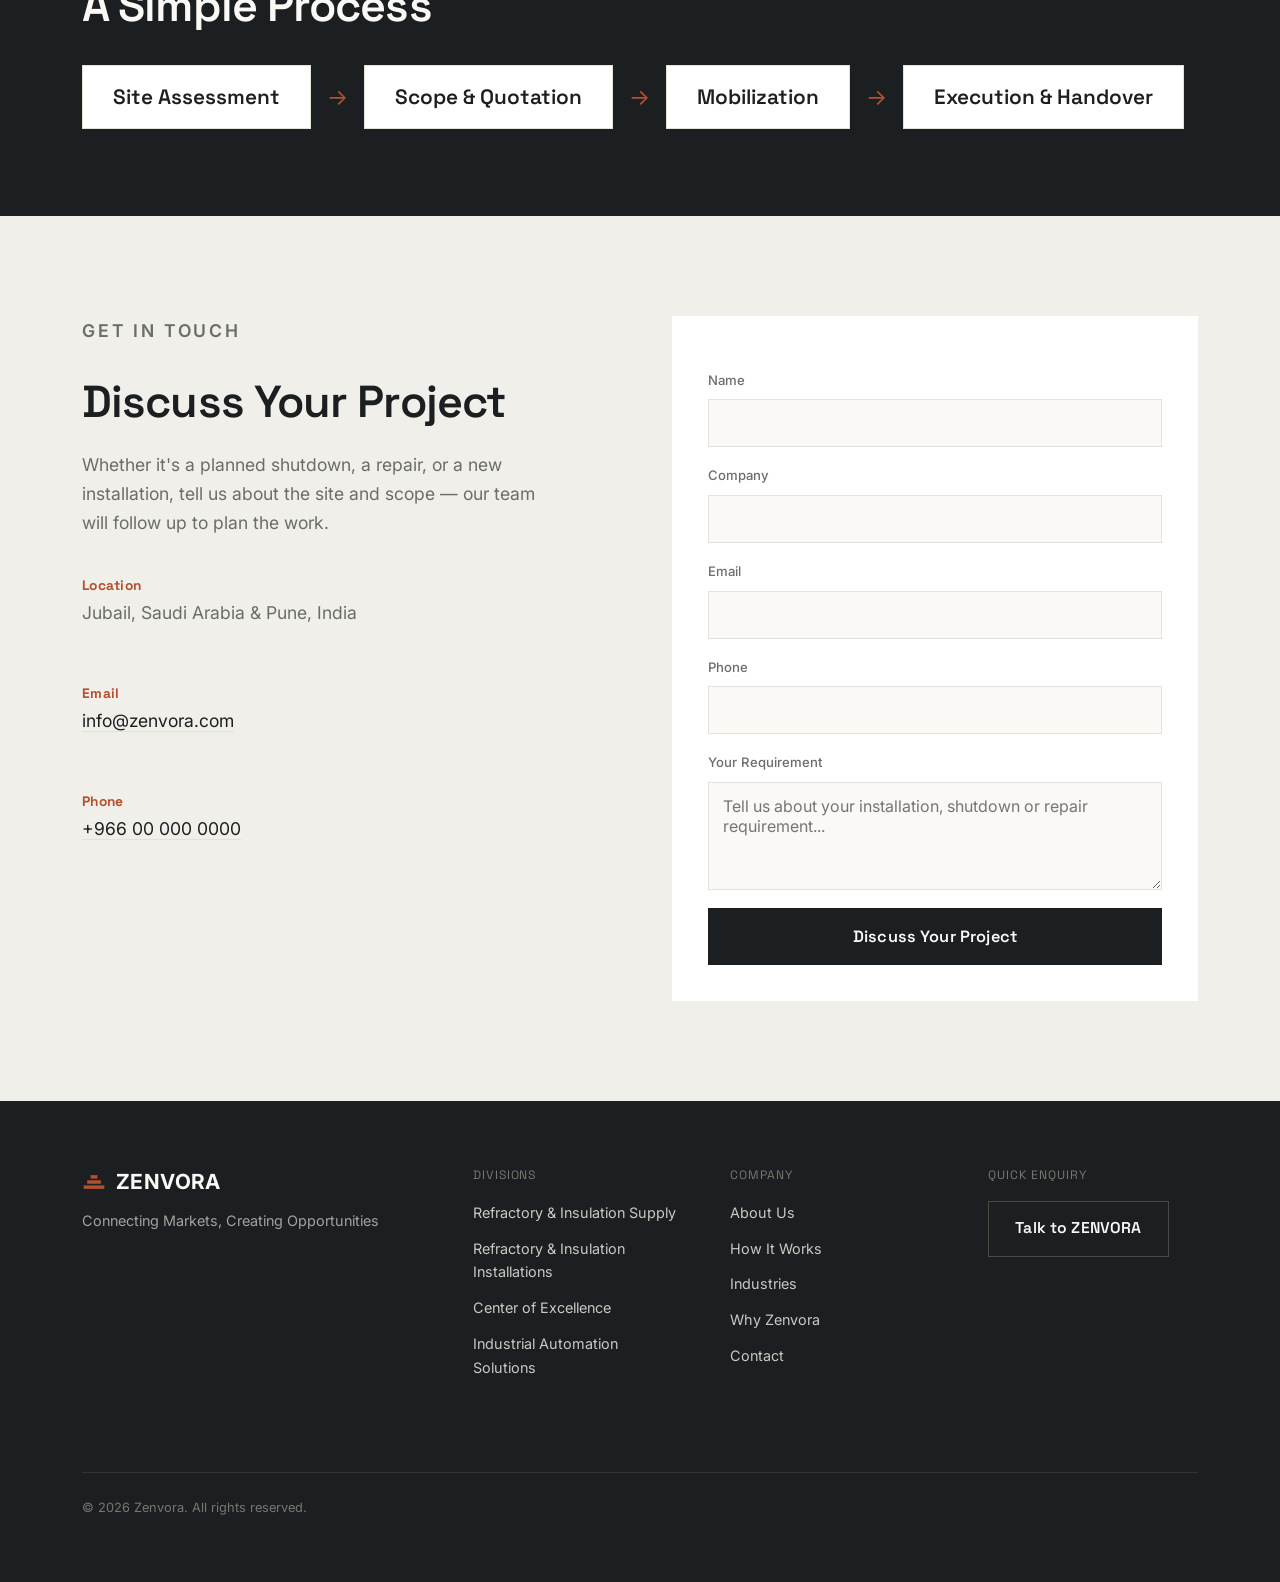
<file: installation.html>
<!DOCTYPE html>
<html lang="en">
<head>
<meta charset="UTF-8">
<meta name="viewport" content="width=device-width, initial-scale=1.0">
<title>Refractory &amp; Insulation Installations | ZENVORA</title>
<meta name="description" content="ZENVORA provides refractory and insulation installation services through experienced local teams — supporting industrial maintenance, shutdowns, repairs and project requirements across Saudi Arabia.">
<meta name="theme-color" content="#b5502e">
<link rel="canonical" href="https://zenvora.bastamasta.dev/installation.html">
<meta property="og:type" content="website">
<meta property="og:site_name" content="ZENVORA">
<meta property="og:title" content="Refractory &amp; Insulation Installations | ZENVORA">
<meta property="og:description" content="ZENVORA provides refractory and insulation installation services through experienced local teams — supporting industrial maintenance, shutdowns, repairs and project requirements across Saudi Arabia.">
<meta property="og:url" content="https://zenvora.bastamasta.dev/installation.html">
<meta property="og:image" content="https://zenvora.bastamasta.dev/og-image.jpg">
<meta name="twitter:card" content="summary_large_image">
<meta name="twitter:title" content="Refractory &amp; Insulation Installations | ZENVORA">
<meta name="twitter:description" content="ZENVORA provides refractory and insulation installation services through experienced local teams — supporting industrial maintenance, shutdowns, repairs and project requirements across Saudi Arabia.">
<meta name="twitter:image" content="https://zenvora.bastamasta.dev/og-image.jpg">
<link rel="icon" type="image/svg+xml" href="favicon.svg">
<link rel="icon" type="image/png" sizes="32x32" href="favicon-32.png">
<link rel="icon" type="image/png" sizes="16x16" href="favicon-16.png">
<link rel="apple-touch-icon" href="apple-touch-icon.png">
<link rel="preconnect" href="https://fonts.googleapis.com">
<link rel="preconnect" href="https://fonts.gstatic.com" crossorigin>
<link href="https://fonts.googleapis.com/css2?family=Space+Grotesk:wght@500;600;700&family=Inter:wght@400;500;600&display=swap" rel="stylesheet">
<link rel="stylesheet" href="styles.css">
</head>
<body>

<div id="top" aria-hidden="true"></div>
<header class="site-header">
  <div class="wrap header-inner">
    <a href="index.html" class="logo" aria-label="Zenvora home">
      <svg class="logo-mark" viewBox="0 0 28 28" aria-hidden="true"><rect x="2" y="18" width="24" height="4"/><rect x="6" y="12" width="16" height="4"/><rect x="10" y="6" width="8" height="4"/></svg>
      <span>ZENVORA</span>
    </a>
    <nav class="main-nav" id="main-nav">
      <a href="index.html">Home</a>
      <a href="index.html#about">About Us</a>
      <div class="nav-dropdown current">
        <button class="nav-dropdown-toggle" aria-expanded="false">Business Divisions</button>
        <div class="nav-dropdown-menu">
          <a href="supply.html">Refractory &amp; Insulation Supply</a>
          <a href="installation.html" aria-current="page">Refractory &amp; Insulation Installations</a>
          <a href="automation.html">Industrial Automation Solutions</a>
          <a href="center-of-excellence.html">Center of Excellence</a>
        </div>
      </div>
      <a href="index.html#ecosystem">How It Works</a>
      <a href="industries.html">Industries</a>
      <a href="index.html#why">Why Zenvora</a>
      <a href="#enquiry">Contact</a>
    </nav>
    <div class="header-actions">
      <a href="#enquiry" class="btn btn-primary">Talk to ZENVORA</a>
      <button class="nav-toggle" id="nav-toggle" aria-label="Toggle navigation" aria-expanded="false" aria-controls="main-nav">
        <span></span><span></span><span></span>
      </button>
    </div>
  </div>
</header>

<main>

  <section class="hero hero-page">
    <div class="wrap">
      <div class="page-icon"><svg viewBox="0 0 24 24" aria-hidden="true"><path d="M14 3l-8 9h5l-2 9 9-11h-5z"/></svg></div>
      <p class="eyebrow">Business Division — Installation Services</p>
      <h1>Experienced Teams. Reliable Site Execution.</h1>
      <p class="hero-sub">ZENVORA provides refractory and insulation installation services through experienced local teams capable of supporting industrial maintenance, shutdowns, repairs and project requirements.</p>
      <div class="hero-actions">
        <a href="#enquiry" class="btn btn-primary btn-lg">Discuss Your Project</a>
        <a href="#services" class="btn btn-ghost btn-lg">View Core Services</a>
      </div>
    </div>
  </section>

  <section class="glance">
    <div class="wrap">
      <p class="eyebrow">What We Do</p>
      <h2>From Supplier to Execution Partner</h2>
      <p class="lead">This division transforms ZENVORA from a material supplier into an execution partner — bringing refractory and insulation work to site, on schedule and to specification.</p>
    </div>
  </section>

  <section id="services">
    <div class="wrap">
      <p class="eyebrow">Core Services</p>
      <h2>Installation &amp; Site Execution</h2>
      <div class="offering-groups">
        <div class="offering-group">
          <h3>Refractory Installation</h3>
          <ul>
            <li>Castable installation</li>
            <li>Plastic refractory installation</li>
            <li>Gunning applications</li>
            <li>Ramming applications</li>
            <li>Brick and block lining</li>
            <li>Furnace and equipment repairs</li>
            <li>Refractory demolition</li>
            <li>Refractory replacement</li>
            <li>Emergency repair support</li>
          </ul>
        </div>
        <div class="offering-group">
          <h3>Insulation Installation</h3>
          <ul>
            <li>Hot and cold insulation</li>
            <li>Ceramic fiber systems</li>
            <li>Calcium silicate systems</li>
            <li>Equipment insulation</li>
            <li>Piping insulation</li>
            <li>Industrial cladding</li>
            <li>Replacement and repair works</li>
          </ul>
        </div>
        <div class="offering-group">
          <h3>Shutdown &amp; Turnaround Support</h3>
          <ul>
            <li>Pre-shutdown planning</li>
            <li>Material estimation</li>
            <li>Manpower mobilization</li>
            <li>Refractory and insulation execution</li>
            <li>Repair and replacement works</li>
            <li>Emergency scope additions</li>
            <li>Coordination with plant and shutdown teams</li>
          </ul>
        </div>
      </div>
    </div>
  </section>

  <section class="industries">
    <div class="wrap">
      <p class="eyebrow">Who We Serve</p>
      <h2>Industries Served</h2>
      <div class="badge-row">
        <span class="badge">Steel</span>
        <span class="badge">Aluminium</span>
        <span class="badge">Petrochemicals</span>
        <span class="badge">Refineries</span>
        <span class="badge">Cement</span>
        <span class="badge">Fertilizer &amp; agro-nutrients</span>
        <span class="badge">Chemical plants</span>
        <span class="badge">Power plants</span>
        <span class="badge">Waste-to-energy facilities</span>
      </div>
    </div>
  </section>

  <section class="why">
    <div class="wrap">
      <p class="eyebrow">Why ZENVORA</p>
      <h2>Key Positioning</h2>
      <p class="pullquote">From material supply to installation, ZENVORA helps customers reduce the complexity of industrial lining and insulation projects.</p>
    </div>
  </section>

  <section class="ecosystem">
    <div class="wrap">
      <p class="eyebrow">How We Engage</p>
      <h2>A Simple Process</h2>
      <ol class="capability-flow light">
        <li><span class="step">Site Assessment</span></li>
        <li class="arrow" aria-hidden="true">→</li>
        <li><span class="step">Scope &amp; Quotation</span></li>
        <li class="arrow" aria-hidden="true">→</li>
        <li><span class="step">Mobilization</span></li>
        <li class="arrow" aria-hidden="true">→</li>
        <li><span class="step">Execution &amp; Handover</span></li>
      </ol>
    </div>
  </section>

  <section id="enquiry" class="cta-contact">
    <div class="wrap cta-inner">
      <div class="cta-text">
        <p class="eyebrow">Get In Touch</p>
        <h2>Discuss Your Project</h2>
        <p>Whether it's a planned shutdown, a repair, or a new installation, tell us about the site and scope — our team will follow up to plan the work.</p>
        <div class="contact-details">
          <p><strong>Location</strong><br>Jubail, Saudi Arabia &amp; Pune, India</p>
          <p><strong>Email</strong><br><a href="mailto:info@zenvora.com">info@zenvora.com</a></p>
          <p><strong>Phone</strong><br><a href="tel:+966000000000">+966 00 000 0000</a></p>
        </div>
      </div>
      <form class="quote-form" id="quote-form">
        <div class="form-status" id="form-status" role="status" aria-live="polite"></div>
        <label>Name<input type="text" name="name" required></label>
        <label>Company<input type="text" name="company"></label>
        <label>Email<input type="email" name="email" required></label>
        <label>Phone<input type="tel" name="phone"></label>
        <label>Your Requirement<textarea name="message" rows="4" required placeholder="Tell us about your installation, shutdown or repair requirement..."></textarea></label>
        <button type="submit" class="btn btn-primary btn-lg">Discuss Your Project</button>
      </form>
    </div>
  </section>

</main>

<footer class="site-footer">
  <div class="wrap footer-inner">
    <div class="footer-brand">
      <a href="index.html" class="logo" aria-label="Zenvora home">
        <svg class="logo-mark" viewBox="0 0 28 28" aria-hidden="true"><rect x="2" y="18" width="24" height="4"/><rect x="6" y="12" width="16" height="4"/><rect x="10" y="6" width="8" height="4"/></svg>
        <span>ZENVORA</span>
      </a>
      <p>Connecting Markets, Creating Opportunities</p>
    </div>
    <div class="footer-cols">
      <div class="footer-col">
        <p class="footer-col-title">Divisions</p>
        <nav class="footer-nav">
          <a href="supply.html">Refractory &amp; Insulation Supply</a>
          <a href="installation.html">Refractory &amp; Insulation Installations</a>
          <a href="center-of-excellence.html">Center of Excellence</a>
          <a href="automation.html">Industrial Automation Solutions</a>
        </nav>
      </div>
      <div class="footer-col">
        <p class="footer-col-title">Company</p>
        <nav class="footer-nav">
          <a href="index.html#about">About Us</a>
          <a href="index.html#ecosystem">How It Works</a>
          <a href="industries.html">Industries</a>
          <a href="index.html#why">Why Zenvora</a>
          <a href="#enquiry">Contact</a>
        </nav>
      </div>
      <div class="footer-col">
        <p class="footer-col-title">Quick Enquiry</p>
        <a href="#enquiry" class="btn btn-ghost footer-cta">Talk to ZENVORA</a>
      </div>
    </div>
    <p class="copyright">&copy; 2026 Zenvora. All rights reserved.</p>
  </div>
</footer>

<script src="script.js"></script>
</body>
</html>
</file>
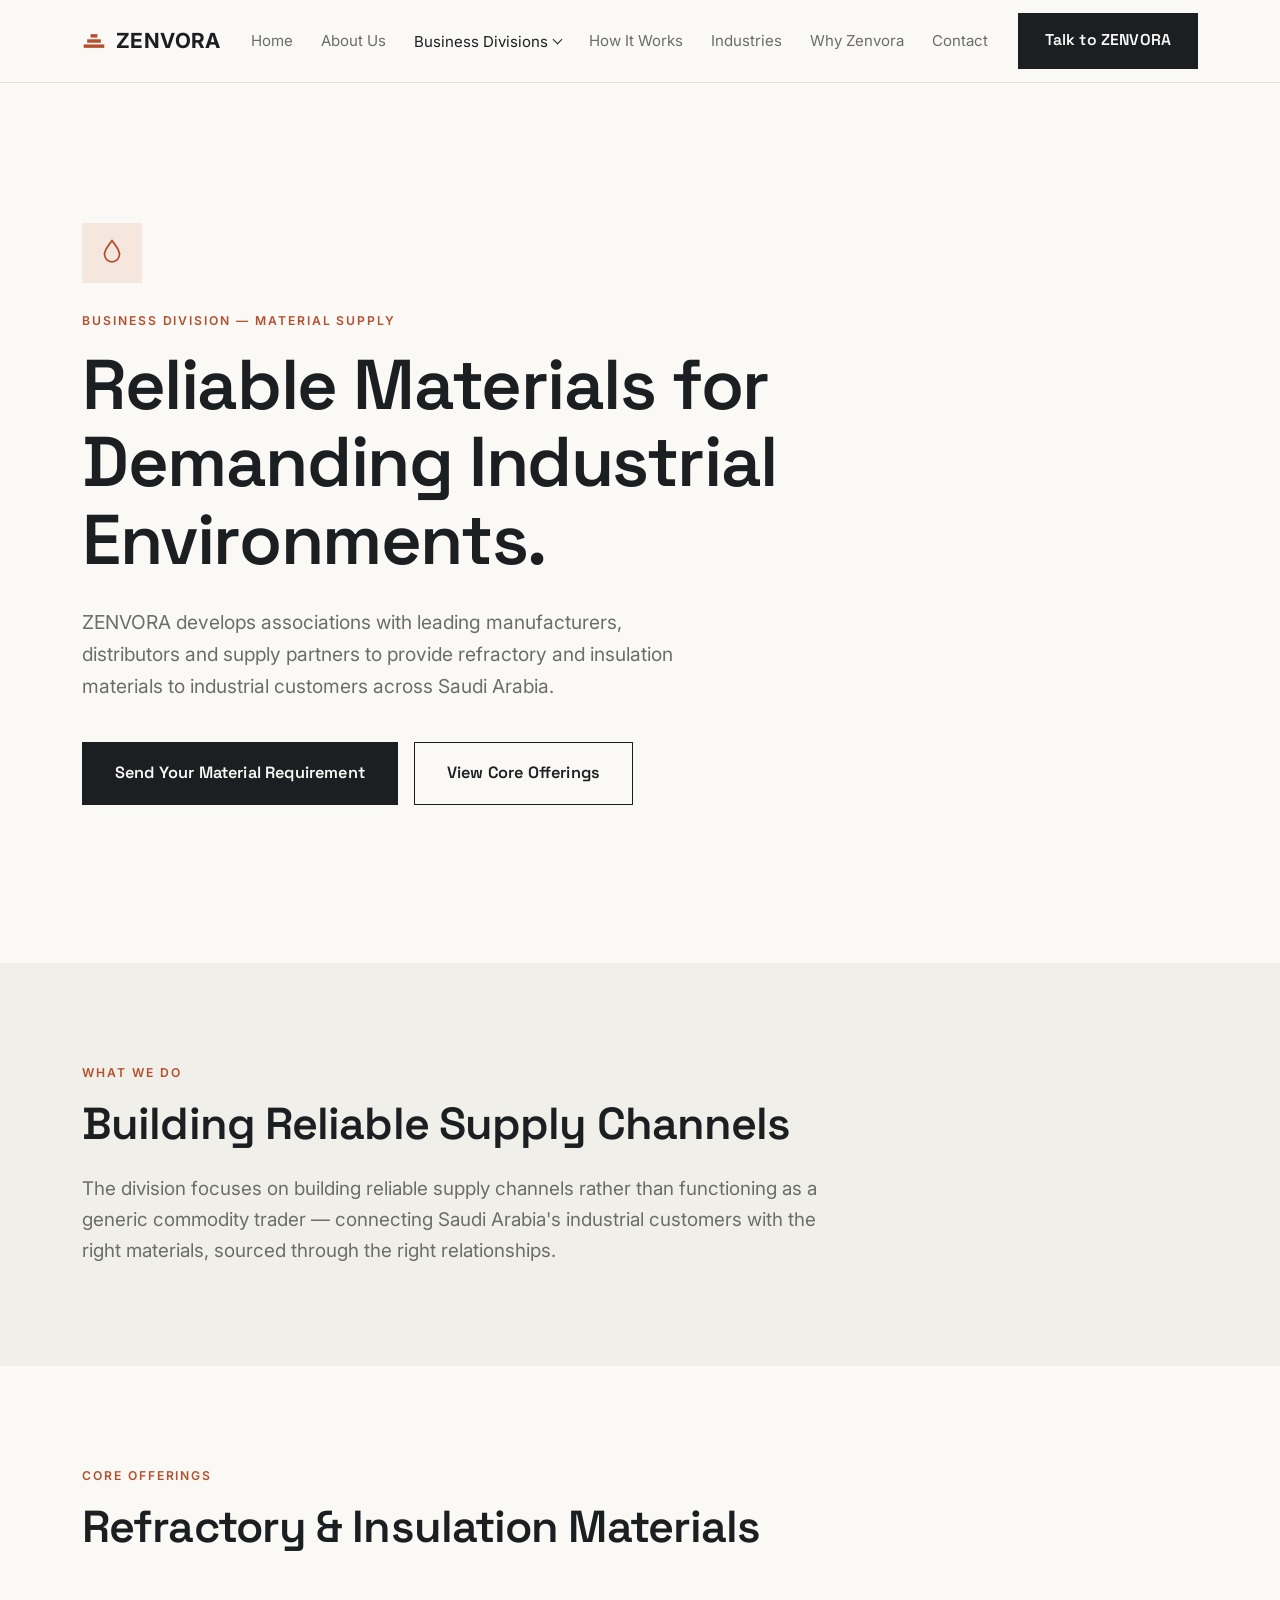
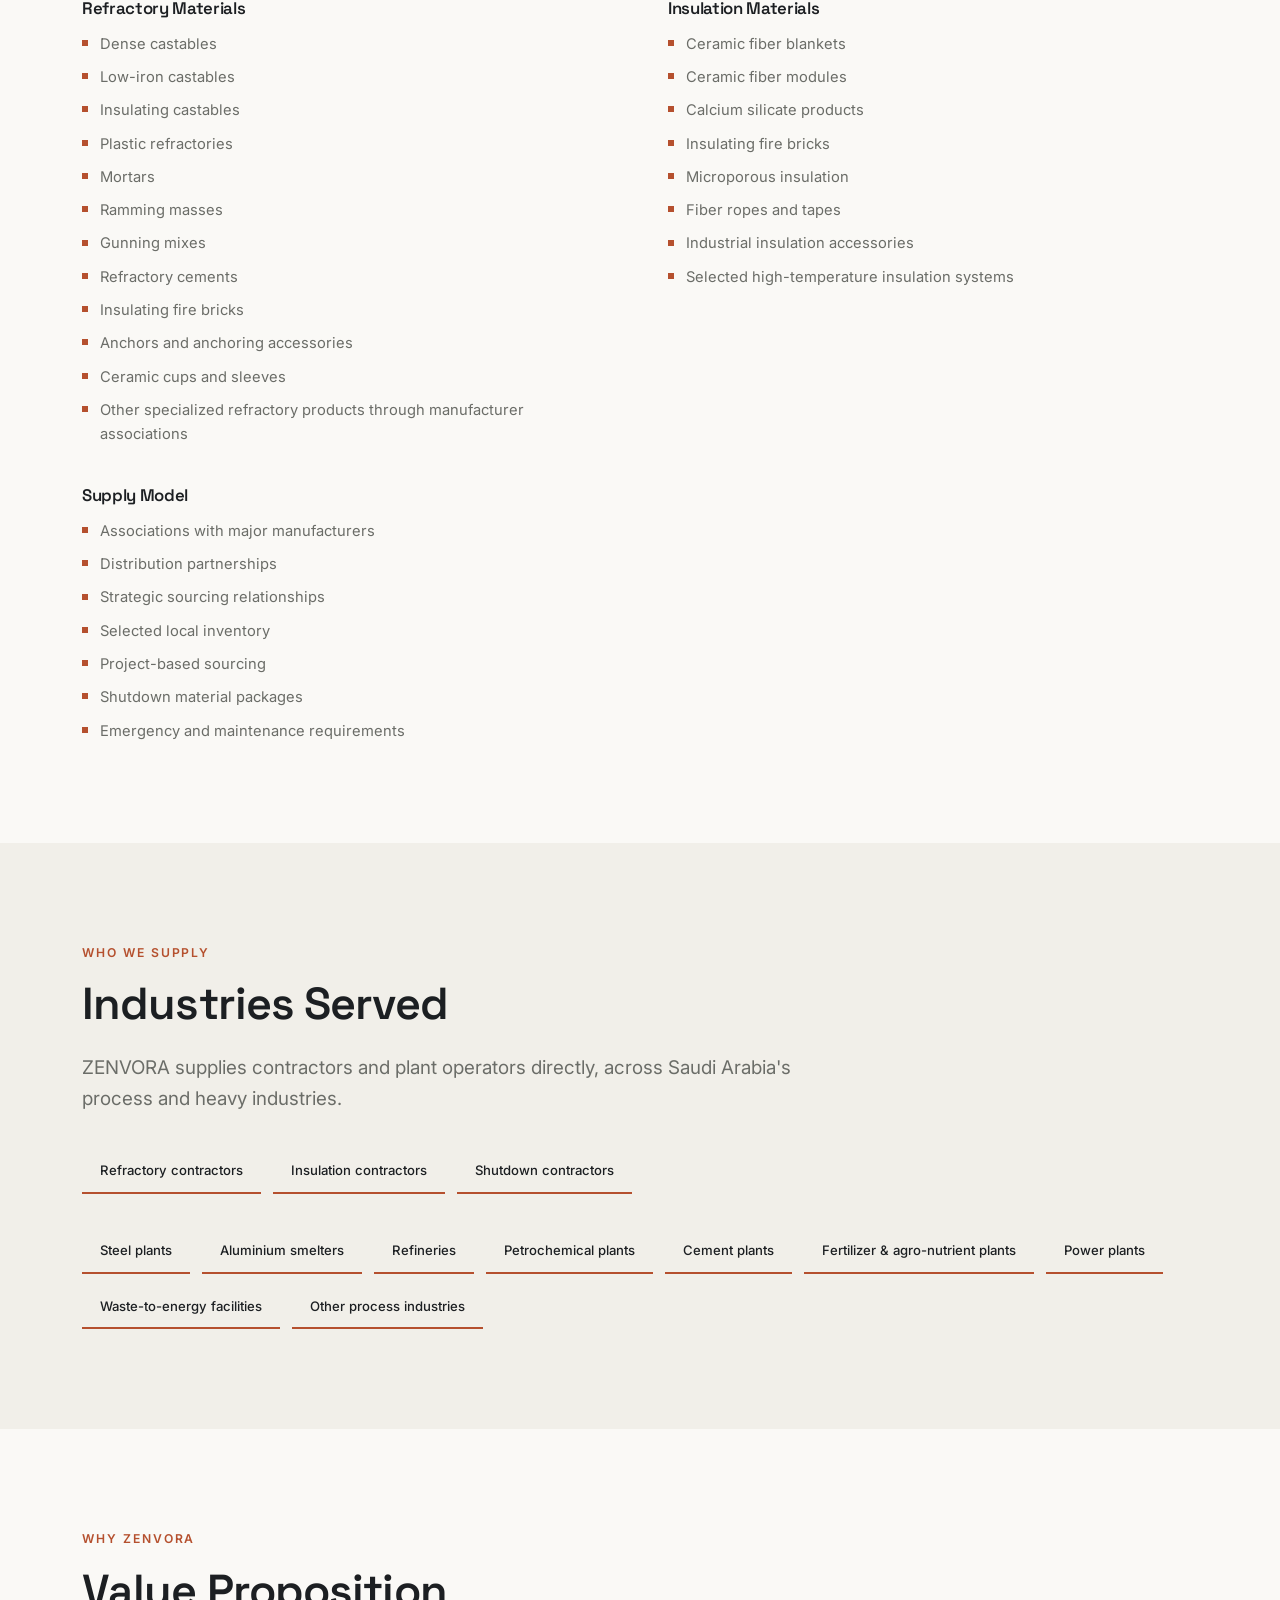
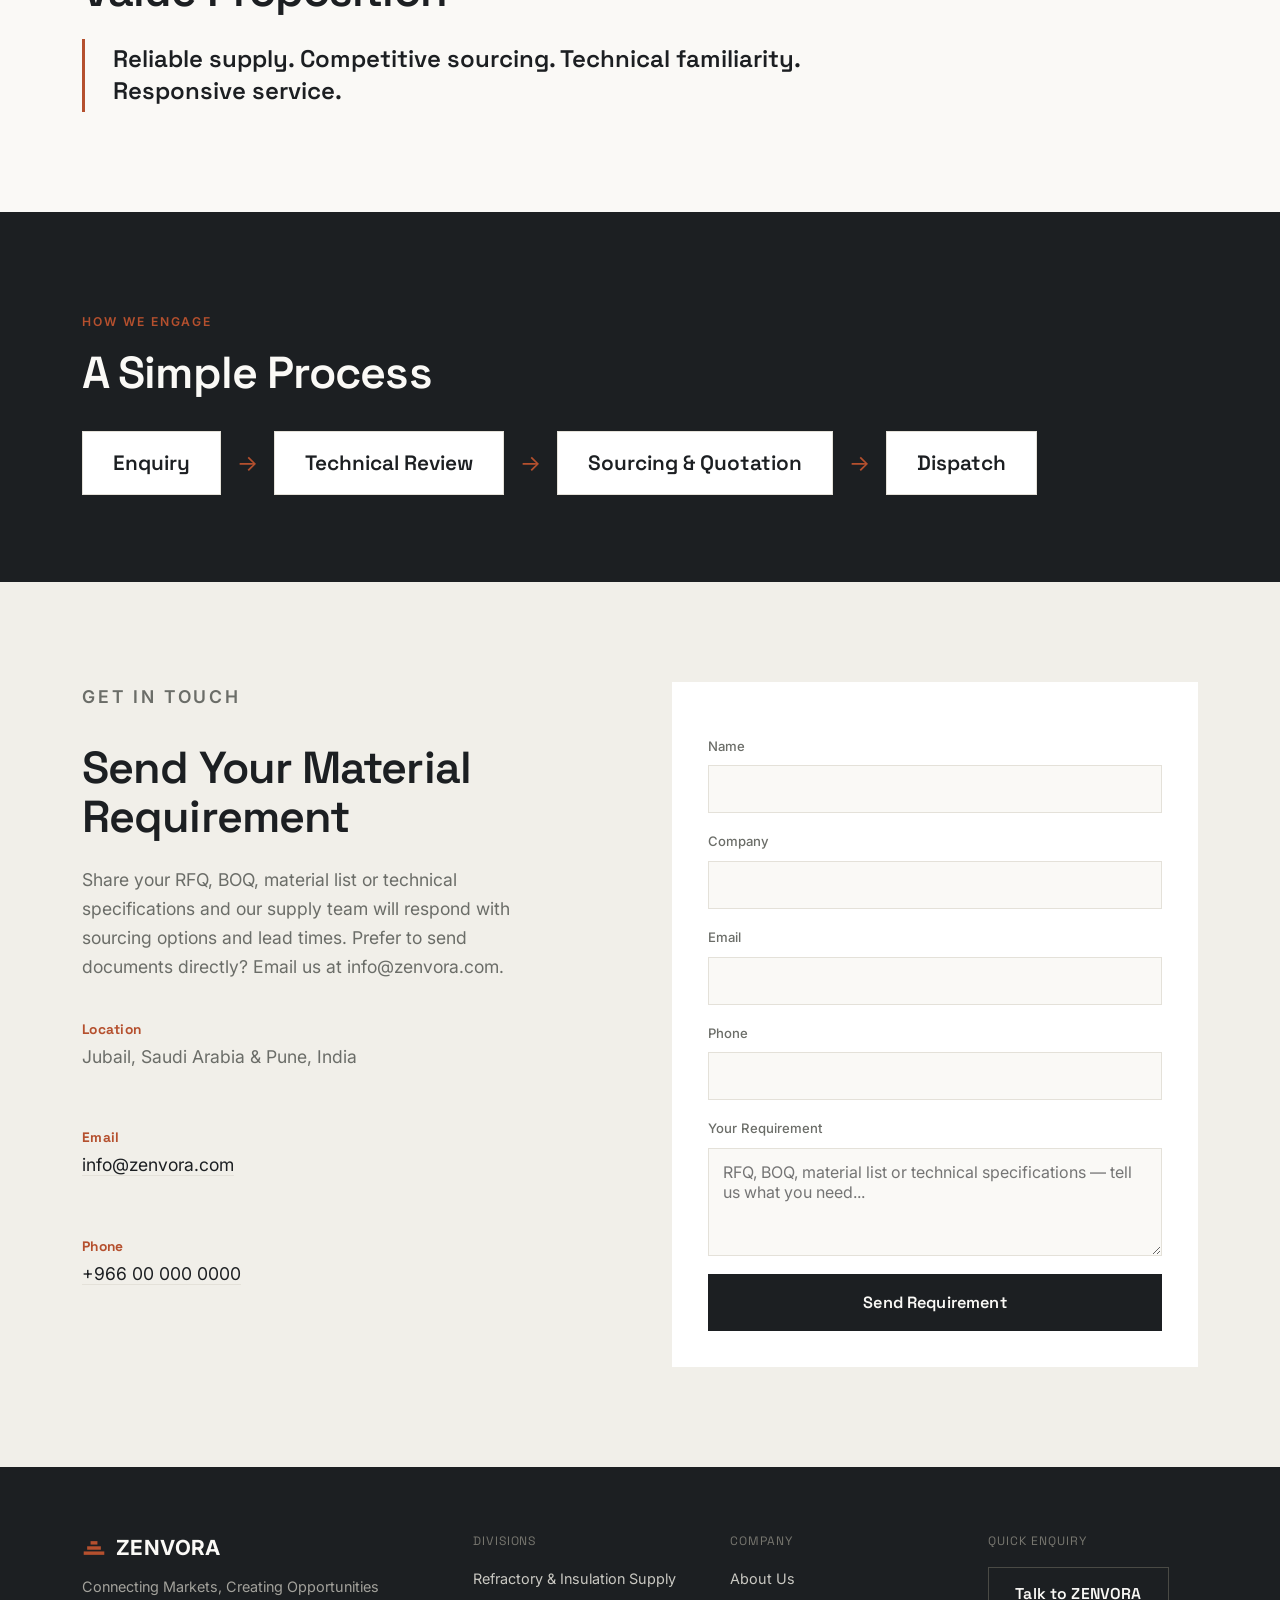
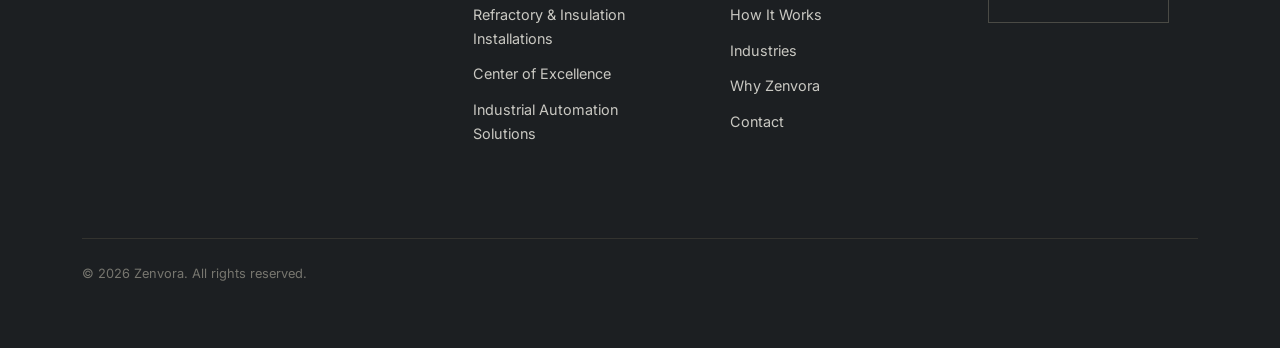
<file: supply.html>
<!DOCTYPE html>
<html lang="en">
<head>
<meta charset="UTF-8">
<meta name="viewport" content="width=device-width, initial-scale=1.0">
<title>Refractory &amp; Insulation Material Supply | ZENVORA</title>
<meta name="description" content="ZENVORA supplies refractory and insulation materials to Saudi Arabia's industrial sector through strong manufacturer and distributor associations — for projects, shutdowns and maintenance.">
<meta name="theme-color" content="#b5502e">
<link rel="canonical" href="https://zenvora.bastamasta.dev/supply.html">
<meta property="og:type" content="website">
<meta property="og:site_name" content="ZENVORA">
<meta property="og:title" content="Refractory &amp; Insulation Material Supply | ZENVORA">
<meta property="og:description" content="ZENVORA supplies refractory and insulation materials to Saudi Arabia's industrial sector through strong manufacturer and distributor associations — for projects, shutdowns and maintenance.">
<meta property="og:url" content="https://zenvora.bastamasta.dev/supply.html">
<meta property="og:image" content="https://zenvora.bastamasta.dev/og-image.jpg">
<meta name="twitter:card" content="summary_large_image">
<meta name="twitter:title" content="Refractory &amp; Insulation Material Supply | ZENVORA">
<meta name="twitter:description" content="ZENVORA supplies refractory and insulation materials to Saudi Arabia's industrial sector through strong manufacturer and distributor associations — for projects, shutdowns and maintenance.">
<meta name="twitter:image" content="https://zenvora.bastamasta.dev/og-image.jpg">
<link rel="icon" type="image/svg+xml" href="favicon.svg">
<link rel="icon" type="image/png" sizes="32x32" href="favicon-32.png">
<link rel="icon" type="image/png" sizes="16x16" href="favicon-16.png">
<link rel="apple-touch-icon" href="apple-touch-icon.png">
<link rel="preconnect" href="https://fonts.googleapis.com">
<link rel="preconnect" href="https://fonts.gstatic.com" crossorigin>
<link href="https://fonts.googleapis.com/css2?family=Space+Grotesk:wght@500;600;700&family=Inter:wght@400;500;600&display=swap" rel="stylesheet">
<link rel="stylesheet" href="styles.css">
</head>
<body>

<div id="top" aria-hidden="true"></div>
<header class="site-header">
  <div class="wrap header-inner">
    <a href="index.html" class="logo" aria-label="Zenvora home">
      <svg class="logo-mark" viewBox="0 0 28 28" aria-hidden="true"><rect x="2" y="18" width="24" height="4"/><rect x="6" y="12" width="16" height="4"/><rect x="10" y="6" width="8" height="4"/></svg>
      <span>ZENVORA</span>
    </a>
    <nav class="main-nav" id="main-nav">
      <a href="index.html">Home</a>
      <a href="index.html#about">About Us</a>
      <div class="nav-dropdown current">
        <button class="nav-dropdown-toggle" aria-expanded="false">Business Divisions</button>
        <div class="nav-dropdown-menu">
          <a href="supply.html" aria-current="page">Refractory &amp; Insulation Supply</a>
          <a href="installation.html">Refractory &amp; Insulation Installations</a>
          <a href="automation.html">Industrial Automation Solutions</a>
          <a href="center-of-excellence.html">Center of Excellence</a>
        </div>
      </div>
      <a href="index.html#ecosystem">How It Works</a>
      <a href="industries.html">Industries</a>
      <a href="index.html#why">Why Zenvora</a>
      <a href="#enquiry">Contact</a>
    </nav>
    <div class="header-actions">
      <a href="#enquiry" class="btn btn-primary">Talk to ZENVORA</a>
      <button class="nav-toggle" id="nav-toggle" aria-label="Toggle navigation" aria-expanded="false" aria-controls="main-nav">
        <span></span><span></span><span></span>
      </button>
    </div>
  </div>
</header>

<main>

  <section class="hero hero-page">
    <div class="wrap">
      <div class="page-icon"><svg viewBox="0 0 24 24" aria-hidden="true"><path d="M12 2c2 3 6 7 6 11a6 6 0 1 1-12 0c0-4 4-8 6-11z"/></svg></div>
      <p class="eyebrow">Business Division — Material Supply</p>
      <h1>Reliable Materials for Demanding Industrial Environments.</h1>
      <p class="hero-sub">ZENVORA develops associations with leading manufacturers, distributors and supply partners to provide refractory and insulation materials to industrial customers across Saudi Arabia.</p>
      <div class="hero-actions">
        <a href="#enquiry" class="btn btn-primary btn-lg">Send Your Material Requirement</a>
        <a href="#offerings" class="btn btn-ghost btn-lg">View Core Offerings</a>
      </div>
    </div>
  </section>

  <section class="glance">
    <div class="wrap">
      <p class="eyebrow">What We Do</p>
      <h2>Building Reliable Supply Channels</h2>
      <p class="lead">The division focuses on building reliable supply channels rather than functioning as a generic commodity trader — connecting Saudi Arabia's industrial customers with the right materials, sourced through the right relationships.</p>
    </div>
  </section>

  <section id="offerings">
    <div class="wrap">
      <p class="eyebrow">Core Offerings</p>
      <h2>Refractory &amp; Insulation Materials</h2>
      <div class="offering-groups">
        <div class="offering-group">
          <h3>Refractory Materials</h3>
          <ul>
            <li>Dense castables</li>
            <li>Low-iron castables</li>
            <li>Insulating castables</li>
            <li>Plastic refractories</li>
            <li>Mortars</li>
            <li>Ramming masses</li>
            <li>Gunning mixes</li>
            <li>Refractory cements</li>
            <li>Insulating fire bricks</li>
            <li>Anchors and anchoring accessories</li>
            <li>Ceramic cups and sleeves</li>
            <li>Other specialized refractory products through manufacturer associations</li>
          </ul>
        </div>
        <div class="offering-group">
          <h3>Insulation Materials</h3>
          <ul>
            <li>Ceramic fiber blankets</li>
            <li>Ceramic fiber modules</li>
            <li>Calcium silicate products</li>
            <li>Insulating fire bricks</li>
            <li>Microporous insulation</li>
            <li>Fiber ropes and tapes</li>
            <li>Industrial insulation accessories</li>
            <li>Selected high-temperature insulation systems</li>
          </ul>
        </div>
        <div class="offering-group">
          <h3>Supply Model</h3>
          <ul>
            <li>Associations with major manufacturers</li>
            <li>Distribution partnerships</li>
            <li>Strategic sourcing relationships</li>
            <li>Selected local inventory</li>
            <li>Project-based sourcing</li>
            <li>Shutdown material packages</li>
            <li>Emergency and maintenance requirements</li>
          </ul>
        </div>
      </div>
    </div>
  </section>

  <section class="industries">
    <div class="wrap">
      <p class="eyebrow">Who We Supply</p>
      <h2>Industries Served</h2>
      <p class="lead">ZENVORA supplies contractors and plant operators directly, across Saudi Arabia's process and heavy industries.</p>
      <div class="badge-row">
        <span class="badge">Refractory contractors</span>
        <span class="badge">Insulation contractors</span>
        <span class="badge">Shutdown contractors</span>
      </div>
      <div class="badge-row">
        <span class="badge">Steel plants</span>
        <span class="badge">Aluminium smelters</span>
        <span class="badge">Refineries</span>
        <span class="badge">Petrochemical plants</span>
        <span class="badge">Cement plants</span>
        <span class="badge">Fertilizer &amp; agro-nutrient plants</span>
        <span class="badge">Power plants</span>
        <span class="badge">Waste-to-energy facilities</span>
        <span class="badge">Other process industries</span>
      </div>
    </div>
  </section>

  <section class="why">
    <div class="wrap">
      <p class="eyebrow">Why ZENVORA</p>
      <h2>Value Proposition</h2>
      <p class="pullquote">Reliable supply. Competitive sourcing. Technical familiarity. Responsive service.</p>
    </div>
  </section>

  <section class="ecosystem">
    <div class="wrap">
      <p class="eyebrow">How We Engage</p>
      <h2>A Simple Process</h2>
      <ol class="capability-flow light">
        <li><span class="step">Enquiry</span></li>
        <li class="arrow" aria-hidden="true">→</li>
        <li><span class="step">Technical Review</span></li>
        <li class="arrow" aria-hidden="true">→</li>
        <li><span class="step">Sourcing &amp; Quotation</span></li>
        <li class="arrow" aria-hidden="true">→</li>
        <li><span class="step">Dispatch</span></li>
      </ol>
    </div>
  </section>

  <section id="enquiry" class="cta-contact">
    <div class="wrap cta-inner">
      <div class="cta-text">
        <p class="eyebrow">Get In Touch</p>
        <h2>Send Your Material Requirement</h2>
        <p>Share your RFQ, BOQ, material list or technical specifications and our supply team will respond with sourcing options and lead times. Prefer to send documents directly? Email us at info@zenvora.com.</p>
        <div class="contact-details">
          <p><strong>Location</strong><br>Jubail, Saudi Arabia &amp; Pune, India</p>
          <p><strong>Email</strong><br><a href="mailto:info@zenvora.com">info@zenvora.com</a></p>
          <p><strong>Phone</strong><br><a href="tel:+966000000000">+966 00 000 0000</a></p>
        </div>
      </div>
      <form class="quote-form" id="quote-form">
        <div class="form-status" id="form-status" role="status" aria-live="polite"></div>
        <label>Name<input type="text" name="name" required></label>
        <label>Company<input type="text" name="company"></label>
        <label>Email<input type="email" name="email" required></label>
        <label>Phone<input type="tel" name="phone"></label>
        <label>Your Requirement<textarea name="message" rows="4" required placeholder="RFQ, BOQ, material list or technical specifications — tell us what you need..."></textarea></label>
        <button type="submit" class="btn btn-primary btn-lg">Send Requirement</button>
      </form>
    </div>
  </section>

</main>

<footer class="site-footer">
  <div class="wrap footer-inner">
    <div class="footer-brand">
      <a href="index.html" class="logo" aria-label="Zenvora home">
        <svg class="logo-mark" viewBox="0 0 28 28" aria-hidden="true"><rect x="2" y="18" width="24" height="4"/><rect x="6" y="12" width="16" height="4"/><rect x="10" y="6" width="8" height="4"/></svg>
        <span>ZENVORA</span>
      </a>
      <p>Connecting Markets, Creating Opportunities</p>
    </div>
    <div class="footer-cols">
      <div class="footer-col">
        <p class="footer-col-title">Divisions</p>
        <nav class="footer-nav">
          <a href="supply.html">Refractory &amp; Insulation Supply</a>
          <a href="installation.html">Refractory &amp; Insulation Installations</a>
          <a href="center-of-excellence.html">Center of Excellence</a>
          <a href="automation.html">Industrial Automation Solutions</a>
        </nav>
      </div>
      <div class="footer-col">
        <p class="footer-col-title">Company</p>
        <nav class="footer-nav">
          <a href="index.html#about">About Us</a>
          <a href="index.html#ecosystem">How It Works</a>
          <a href="industries.html">Industries</a>
          <a href="index.html#why">Why Zenvora</a>
          <a href="#enquiry">Contact</a>
        </nav>
      </div>
      <div class="footer-col">
        <p class="footer-col-title">Quick Enquiry</p>
        <a href="#enquiry" class="btn btn-ghost footer-cta">Talk to ZENVORA</a>
      </div>
    </div>
    <p class="copyright">&copy; 2026 Zenvora. All rights reserved.</p>
  </div>
</footer>

<script src="script.js"></script>
</body>
</html>
</file>
<file: styles.css>
/* ZENVORA — v3 Modern Minimal (warm, editorial, confident) */

:root{
  --bg: #faf9f6;
  --bg-alt: #f1efe9;
  --panel: #ffffff;
  --ink: #1c1f22;
  --ink-dim: #6b6d68;
  --line: #e4e1d9;
  --accent: #b5502e;
  --accent-soft: #f5e6de;
  --radius: 0px;
  --font-head: "Space Grotesk", sans-serif;
  --font-body: "Inter", sans-serif;
}

*{box-sizing:border-box;margin:0;padding:0}
html{scroll-behavior:smooth}
body{
  background:var(--bg);
  color:var(--ink);
  font-family:var(--font-body);
  line-height:1.65;
  -webkit-font-smoothing:antialiased;
}
img,svg{display:block;max-width:100%}
a{color:inherit;text-decoration:none}
ul,ol{list-style:none}
::selection{background:var(--accent);color:var(--bg)}
a:focus-visible,button:focus-visible,input:focus-visible,textarea:focus-visible{
  outline:2px solid var(--accent);outline-offset:2px;
}
h1,h2,h3{font-family:var(--font-head);font-weight:600;line-height:1.1;letter-spacing:-0.02em}
.wrap{max-width:1180px;margin:0 auto;padding:0 32px}

.eyebrow{
  text-transform:uppercase;
  letter-spacing:0.16em;
  font-size:0.76rem;
  color:var(--accent);
  font-weight:600;
  margin-bottom:16px;
}
.section-index{display:none}
.eyebrow-spaced{margin-top:56px}

/* Buttons */
.btn{
  display:inline-flex;align-items:center;justify-content:center;
  padding:14px 26px;border-radius:var(--radius);
  font-family:var(--font-head);font-weight:600;letter-spacing:0.01em;
  font-size:0.98rem;border:1px solid transparent;cursor:pointer;
  white-space:nowrap;
  transition:opacity .15s ease, background .15s ease, border-color .15s ease;
}
.btn-primary{background:var(--ink);color:var(--bg)}
.btn-primary:hover{background:var(--accent)}
.btn-ghost{border-color:var(--ink);color:var(--ink)}
.btn-ghost:hover{border-color:var(--accent);color:var(--accent)}
.btn-lg{padding:17px 32px;font-size:1.02rem}
.btn:disabled{opacity:0.6;cursor:not-allowed}

/* Header */
.site-header{
  position:sticky;top:0;z-index:50;
  background:var(--bg);
  border-bottom:1px solid var(--line);
}
.header-inner{display:flex;align-items:center;justify-content:space-between;height:82px;gap:24px}
.logo{display:flex;align-items:center;gap:10px;font-weight:700;font-size:1.3rem;letter-spacing:0.02em}
.logo-mark{width:24px;height:24px;fill:var(--accent)}
.main-nav{display:flex;align-items:center;gap:28px}
.main-nav a{font-size:0.94rem;color:var(--ink-dim);transition:color .15s;white-space:nowrap}
.main-nav a:hover,.main-nav a[aria-current="page"]{color:var(--ink)}
.header-actions{display:flex;align-items:center;gap:16px}
.nav-toggle{display:none;flex-direction:column;justify-content:center;align-items:center;gap:5px;width:36px;height:36px;background:none;border:none;cursor:pointer;flex-shrink:0}
.nav-toggle span{display:block;width:22px;height:2px;background:var(--ink);border-radius:2px;transition:transform .2s ease, opacity .2s ease}
.nav-toggle[aria-expanded="true"] span:nth-child(1){transform:translateY(7px) rotate(45deg)}
.nav-toggle[aria-expanded="true"] span:nth-child(2){opacity:0}
.nav-toggle[aria-expanded="true"] span:nth-child(3){transform:translateY(-7px) rotate(-45deg)}

/* Nav dropdowns */
.nav-dropdown{position:relative}
.nav-dropdown-toggle{
  font-family:var(--font-body);font-size:0.94rem;color:var(--ink-dim);
  background:none;border:none;cursor:pointer;padding:0;display:flex;align-items:center;gap:6px;
  transition:color .15s;white-space:nowrap;
}
.nav-dropdown-toggle::after{content:"";width:6px;height:6px;border-right:1.5px solid currentColor;border-bottom:1.5px solid currentColor;transform:rotate(45deg);margin-top:-4px}
.nav-dropdown-toggle:hover,.nav-dropdown.open .nav-dropdown-toggle,.nav-dropdown.current .nav-dropdown-toggle{color:var(--ink)}
.nav-dropdown-menu{
  display:none;position:absolute;top:calc(100% + 18px);left:50%;transform:translateX(-50%);
  min-width:260px;background:var(--panel);border:1px solid var(--line);
  padding:10px;flex-direction:column;gap:2px;z-index:60;
}
.nav-dropdown.open .nav-dropdown-menu{display:flex}
.nav-dropdown-menu a{font-size:0.86rem;color:var(--ink-dim);padding:9px 12px;white-space:nowrap}
.nav-dropdown-menu a:hover{color:var(--accent);background:var(--bg-alt)}

/* Hero */
.hero{position:relative;padding:140px 0 110px}
.hero-inner{display:grid;grid-template-columns:1.4fr 0.75fr;gap:48px;align-items:center;max-width:none}
.hero-content{max-width:600px}
.hero-media img{width:100%;aspect-ratio:3/2;max-height:340px;object-fit:cover;border:1px solid var(--line)}
.hero h1{font-size:clamp(2.6rem,6vw,4.4rem);margin-bottom:28px}
.hero-page h1{max-width:820px}
.hero-sub{font-size:1.2rem;color:var(--ink-dim);max-width:600px;margin-bottom:40px}
.hero-actions{display:flex;gap:16px;flex-wrap:wrap;margin-bottom:48px}
.hero-tagline{font-family:var(--font-head);letter-spacing:0.02em;font-size:1rem;color:var(--ink-dim)}
.hero-tagline::before{content:"— "}
.page-icon{
  display:inline-flex;align-items:center;justify-content:center;
  width:60px;height:60px;background:var(--accent-soft);margin-bottom:28px;
}
.page-icon svg{width:30px;height:30px;stroke:var(--accent);fill:none;stroke-width:1.4;stroke-linecap:round;stroke-linejoin:round}

/* Sections */
main section{padding:100px 0}
main section[id],.card[id],#top{scroll-margin-top:98px}
.glance{background:var(--bg-alt)}
h2{font-size:clamp(2rem,3.8vw,2.8rem);margin-bottom:24px}
.lead{font-size:1.18rem;color:var(--ink-dim);max-width:760px}
.badge-row{display:flex;flex-wrap:wrap;gap:12px;margin-top:36px}
.badge{
  padding:10px 18px;border-radius:var(--radius);
  font-size:0.82rem;color:var(--ink);font-weight:500;
  border-bottom:2px solid var(--accent);
}

/* Grids */
.grid{display:grid;gap:1px;margin-top:48px;background:var(--line)}
.grid-4{grid-template-columns:repeat(4,1fr)}
.grid-5{grid-template-columns:repeat(5,1fr)}
.grid-industries{display:flex;flex-wrap:wrap}
.grid-industries .industry{flex:1 1 240px}

.card,.value,.industry{
  display:block;
  background:var(--panel);
  padding:32px 26px;transition:background .2s;
}
.card:hover,.value:hover,.industry:hover{background:var(--accent-soft)}
.icon{width:26px;height:26px;stroke:var(--accent);fill:none;stroke-width:1.4;stroke-linecap:round;stroke-linejoin:round;margin-bottom:18px}
.card h3,.value h3,.industry h3{font-size:1.1rem;margin-bottom:10px}
.card p,.value p,.industry p{color:var(--ink-dim);font-size:0.92rem}
.card-link{display:inline-flex;align-items:center;gap:6px;margin-top:16px;font-size:0.86rem;font-weight:600;color:var(--accent)}
.card-link::after{content:"→";transition:transform .15s ease}
a.card:hover .card-link::after{transform:translateX(3px)}

.industries{background:var(--bg-alt)}
.industries .grid,.why .grid{background:var(--line)}

/* Division / interior page content blocks */
.offering-groups{display:grid;grid-template-columns:repeat(2,1fr);gap:40px 56px;margin-top:48px}
.offering-group h3{font-size:1.05rem;margin-bottom:14px}
.offering-group p{color:var(--ink-dim);font-size:0.92rem;margin-bottom:14px}
.offering-group ul{display:flex;flex-direction:column;gap:9px}
.grid-3{grid-template-columns:repeat(3,1fr)}
.offering-group li{color:var(--ink-dim);font-size:0.92rem;padding-left:18px;position:relative}
.offering-group li::before{content:"";position:absolute;left:0;top:0.55em;width:6px;height:6px;background:var(--accent)}
.pullquote{border-left:3px solid var(--accent);padding:4px 0 4px 28px;font-family:var(--font-head);font-size:1.5rem;font-weight:600;line-height:1.35;max-width:760px;margin-top:16px}
.pullquote.on-dark{color:var(--bg)}

.industries-table-wrap{overflow-x:auto;margin-top:48px}
table.industries-table{width:100%;border-collapse:collapse;min-width:760px}
.industries-table th,.industries-table td{text-align:left;padding:16px 18px;border-bottom:1px solid var(--line);font-size:0.88rem;color:var(--ink-dim);vertical-align:top}
.industries-table th{font-family:var(--font-head);color:var(--ink);font-weight:600;background:var(--bg-alt)}
.industries-table td:first-child,.industries-table th:first-child{font-family:var(--font-head);color:var(--ink);font-weight:600}

/* Ecosystem / connected capabilities */
.ecosystem{background:var(--ink);color:var(--bg)}
.ecosystem .eyebrow{color:var(--accent)}
.ecosystem h2{color:var(--bg)}
.capability-flow{display:flex;align-items:center;flex-wrap:wrap;gap:16px;margin-top:48px}
.capability-flow .step{
  font-family:var(--font-head);font-weight:600;font-size:1.3rem;
  padding:18px 30px;border:1px solid #33332f;background:#1f2124;
}
.capability-flow .arrow{color:var(--accent);font-size:1.4rem}
.ecosystem-statement{color:#c9c8c2;margin-top:40px;max-width:700px}
.capability-flow.light .step{background:var(--panel);border:1px solid var(--line);color:var(--ink)}

/* CTA / contact */
.cta-contact{background:var(--bg-alt)}
.cta-inner{display:grid;grid-template-columns:1fr 1fr;gap:64px}
.cta-text p{color:var(--ink-dim);font-size:1.1rem;margin-bottom:32px;max-width:460px}
.contact-details{display:flex;flex-direction:column;gap:18px}
.contact-details strong{font-family:var(--font-head);letter-spacing:0.02em;font-size:0.86rem;color:var(--accent)}
.contact-details a{color:var(--ink);border-bottom:1px solid var(--line)}

.quote-form{display:flex;flex-direction:column;gap:18px;background:var(--panel);padding:36px}
.quote-form label{display:flex;flex-direction:column;gap:8px;font-size:0.82rem;color:var(--ink-dim);font-weight:500}
.quote-form input,.quote-form textarea{
  background:var(--bg);border:1px solid var(--line);border-radius:var(--radius);
  padding:13px 14px;color:var(--ink);font-family:var(--font-body);font-size:1rem;resize:vertical;
}
.quote-form input:focus,.quote-form textarea:focus{outline:none;border-color:var(--accent)}
.form-status{font-size:0.9rem;min-height:0}
.form-status.visible{padding:12px 16px;background:var(--accent-soft);border-left:3px solid var(--accent);color:var(--accent)}

/* Footer */
.site-footer{padding:64px 0;background:var(--ink);color:var(--bg)}
.footer-inner{display:flex;flex-wrap:wrap;justify-content:space-between;gap:48px}
.footer-brand{flex:1 1 220px}
.footer-brand .logo-mark{fill:var(--accent)}
.footer-brand p{color:#a3a29c;font-size:0.9rem;margin-top:10px}
.footer-cols{display:flex;flex-wrap:wrap;gap:48px;flex:2 1 480px}
.footer-col{flex:1 1 150px}
.footer-col-title{
  font-family:var(--font-head);letter-spacing:0.08em;text-transform:uppercase;
  font-size:0.76rem;color:#77766f;margin-bottom:16px;
}
.footer-nav{display:flex;flex-direction:column;gap:12px}
.footer-nav a{color:#c9c8c2;font-size:0.9rem}
.footer-nav a:hover{color:var(--accent)}
.footer-cta{border-color:#4a4a45;color:var(--bg)}
.footer-cta:hover{border-color:var(--accent);color:var(--accent)}
.copyright{width:100%;color:#77766f;font-size:0.8rem;margin-top:44px;border-top:1px solid #33332f;padding-top:24px}

/* Responsive */
@media (max-width:1180px){
  .main-nav{position:fixed;z-index:100;top:82px;left:0;right:0;bottom:0;overflow-y:auto;background:var(--bg);flex-direction:column;align-items:stretch;padding:8px 32px 24px;gap:0;border-bottom:1px solid var(--line);transform:translateY(-120%);transition:transform .25s ease}
  .main-nav.open{transform:translateY(0)}
  .main-nav > a{padding:16px 0;border-bottom:1px solid var(--line);width:100%}
  .nav-toggle{display:flex}

  .nav-dropdown{border-bottom:1px solid var(--line);width:100%}
  .nav-dropdown-toggle{width:100%;justify-content:space-between;padding:16px 0}
  .nav-dropdown-menu{
    position:static;transform:none;display:none;min-width:0;
    border:none;padding:0 0 12px;background:none;
  }
  .nav-dropdown.open .nav-dropdown-menu{display:flex;flex-direction:column}
  .nav-dropdown-menu a{padding:10px 0 10px 16px}
}
@media (max-width:980px){
  .grid-4,.grid-3{grid-template-columns:repeat(2,1fr)}
  .grid-5{grid-template-columns:repeat(2,1fr)}
  .grid-industries .industry{flex:1 1 45%}
  .cta-inner{grid-template-columns:1fr}
  .hero-inner{grid-template-columns:1fr;gap:40px}
  .hero-content{max-width:none}
  .hero-media img{aspect-ratio:21/9;max-height:220px}
  .footer-cols{flex-basis:100%}
}
@media (max-width:640px){
  .grid-4,.grid-5,.grid-3{grid-template-columns:1fr}
  .grid-industries .industry{flex:1 1 100%}
  .offering-groups{grid-template-columns:1fr;gap:32px}
  .pullquote{font-size:1.25rem}
  .capability-flow{flex-direction:column;align-items:center}
  .capability-flow .arrow{transform:rotate(90deg)}
  .hero{padding:100px 0 80px}
  main section{padding:72px 0}
  .header-actions .btn-primary{display:none}
  .hero-media{display:none}
}
@media (max-width:420px){
  .wrap{padding:0 20px}
  .header-inner{height:68px}
  .main-nav{top:68px}
  main section[id],.card[id],#top{scroll-margin-top:84px}
  .hero{padding:72px 0 56px}
  .hero-actions .btn{width:100%}
  .quote-form{padding:24px}
  .cta-inner{gap:32px}
}
</file>
